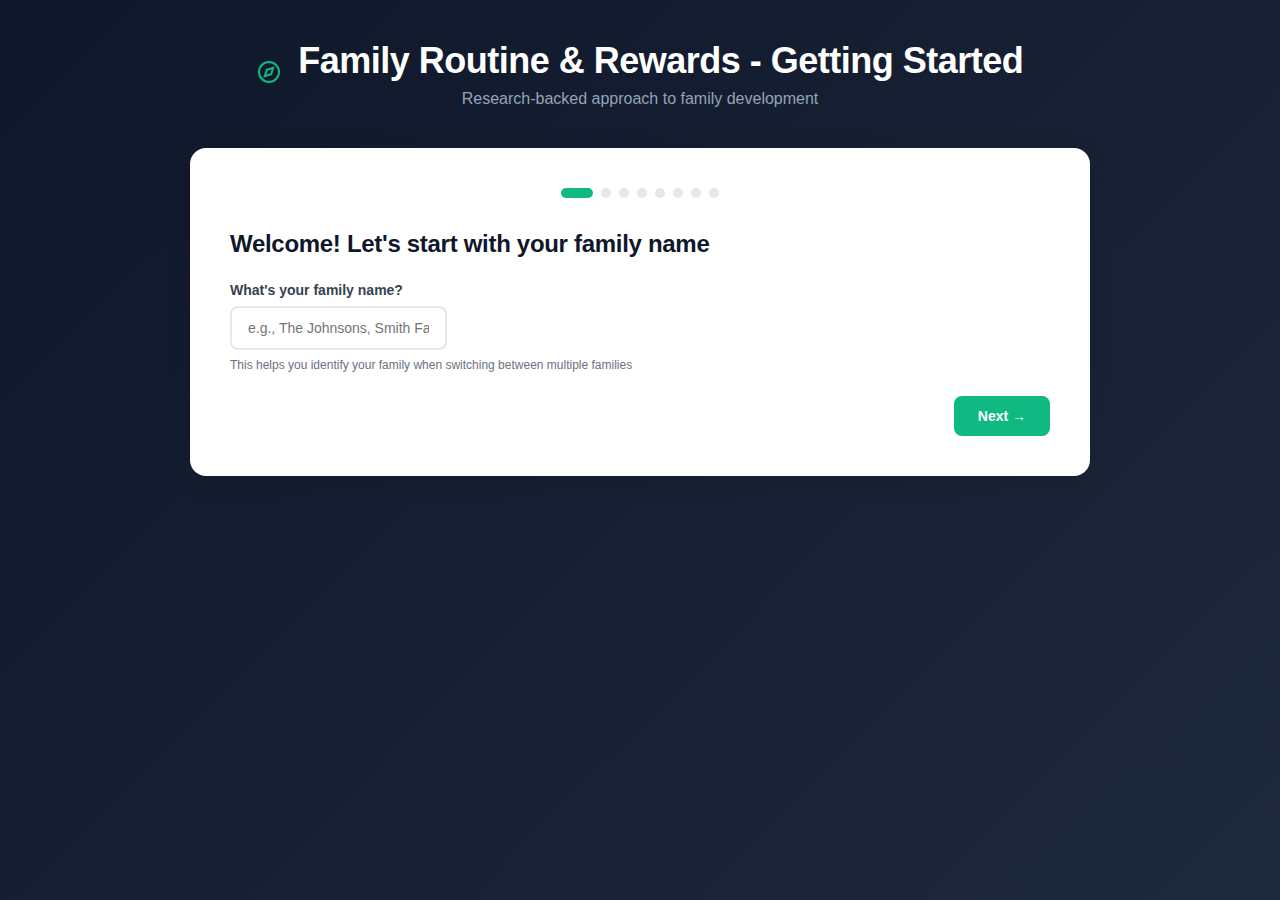
<file: compass-wizard.html>
<!DOCTYPE html>
<html lang="en">
<head>
    <meta charset="UTF-8">
    <meta name="viewport" content="width=device-width, initial-scale=1.0">
    <title>Compass Family Setup - Getting Started</title>
        <style>
        * {
            margin: 0;
            padding: 0;
            box-sizing: border-box;
        }

        body {
            font-family: -apple-system, BlinkMacSystemFont, 'Segoe UI', Roboto, 'Helvetica Neue', Arial, sans-serif;
            background: linear-gradient(135deg, #0f172a 0%, #1e293b 100%);
            min-height: 100vh;
            padding: 40px 20px;
        }

        .container {
            max-width: 900px;
            margin: 0 auto;
        }

        .wizard-header {
            text-align: center;
            color: white;
            margin-bottom: 40px;
        }

        .wizard-header h1 {
            font-size: 36px;
            margin-bottom: 8px;
            font-weight: 700;
            letter-spacing: -0.5px;
        }

        .wizard-header p {
            font-size: 16px;
            color: #94a3b8;
        }

        .card {
            background: white;
            border-radius: 16px;
            padding: 40px;
            box-shadow: 0 4px 24px rgba(0, 0, 0, 0.12);
            margin-bottom: 24px;
        }

        .section-title {
            font-size: 24px;
            font-weight: 700;
            color: #0f172a;
            margin-bottom: 24px;
            letter-spacing: -0.3px;
        }

        .step-indicator {
            display: flex;
            justify-content: center;
            gap: 8px;
            margin-bottom: 32px;
        }

        .step-dot {
            width: 10px;
            height: 10px;
            border-radius: 50%;
            background: #e5e7eb;
            transition: all 0.3s cubic-bezier(0.4, 0, 0.2, 1);
        }

        .step-dot.active {
            background: #10b981;
            width: 32px;
            border-radius: 5px;
        }

        .step-dot.completed {
            background: #059669;
        }

        input[type="text"],
        input[type="number"],
        input[type="time"],
        select,
        textarea {
            padding: 12px 16px;
            border: 2px solid #e5e7eb;
            border-radius: 8px;
            font-size: 14px;
            font-family: inherit;
            transition: border-color 0.2s cubic-bezier(0.4, 0, 0.2, 1);
        }

        input:focus, select:focus, textarea:focus {
            outline: none;
            border-color: #10b981;
        }

        textarea {
            resize: vertical;
            min-height: 80px;
        }

        .btn {
            padding: 12px 24px;
            border-radius: 8px;
            font-size: 14px;
            font-weight: 600;
            cursor: pointer;
            border: none;
            font-family: inherit;
            transition: all 0.2s cubic-bezier(0.4, 0, 0.2, 1);
        }

        .btn-primary {
            background: #10b981;
            color: white;
        }

        .btn-primary:hover {
            background: #059669;
            transform: translateY(-1px);
            box-shadow: 0 4px 12px rgba(16, 185, 129, 0.2);
        }

        .btn-secondary {
            background: #f3f4f6;
            color: #374151;
        }

        .btn-secondary:hover {
            background: #e5e7eb;
        }

        .btn-container {
            display: flex;
            gap: 12px;
            justify-content: flex-end;
            margin-top: 24px;
        }

        .values-grid {
            display: grid;
            grid-template-columns: repeat(auto-fill, minmax(140px, 1fr));
            gap: 12px;
        }

        .value-card {
            padding: 20px 16px;
            border: 2px solid #e5e7eb;
            border-radius: 12px;
            cursor: pointer;
            transition: all 0.2s cubic-bezier(0.4, 0, 0.2, 1);
            text-align: center;
            background: white;
        }

        .value-card:hover {
            border-color: #10b981;
            transform: translateY(-2px);
            box-shadow: 0 4px 12px rgba(16, 185, 129, 0.1);
        }

        .value-card.selected {
            border-color: #10b981;
            background: #d1fae5;
        }

        .value-icon {
            width: 32px;
            height: 32px;
            margin: 0 auto 12px;
            color: #10b981;
        }

        .value-name {
            font-size: 14px;
            font-weight: 600;
            color: #0f172a;
        }

        .question-card {
            background: #f9fafb;
            border: 1px solid #f1f5f9;
            border-radius: 12px;
            padding: 20px;
            margin-bottom: 16px;
        }

        .question-text {
            font-size: 15px;
            font-weight: 600;
            color: #0f172a;
            margin-bottom: 12px;
            display: flex;
            align-items: center;
            gap: 8px;
        }

        .question-help {
            font-size: 13px;
            color: #64748b;
            margin-bottom: 12px;
            line-height: 1.5;
        }

        .input-label {
            display: block;
            font-size: 14px;
            font-weight: 600;
            color: #374151;
            margin-bottom: 8px;
        }

        .options-grid {
            display: grid;
            gap: 8px;
        }

        .option-btn {
            padding: 12px 16px;
            background: white;
            border: 2px solid #e5e7eb;
            border-radius: 8px;
            text-align: left;
            cursor: pointer;
            font-size: 14px;
            transition: all 0.2s cubic-bezier(0.4, 0, 0.2, 1);
            font-family: inherit;
            color: #374151;
            width: 100%;
        }

        .option-btn:hover {
            border-color: #10b981;
            background: #f0fdf4;
        }

        .option-btn.selected {
            border-color: #10b981;
            background: #d1fae5;
            font-weight: 600;
            color: #065f46;
        }

        .framework-annotation {
            background: #fef3c7;
            border-left: 4px solid #f59e0b;
            padding: 16px;
            margin: 20px 0;
            border-radius: 8px;
            font-size: 13px;
        }

        .framework-annotation .title {
            font-weight: 600;
            color: #92400e;
            margin-bottom: 8px;
        }

        .framework-annotation .content {
            color: #78350f;
            line-height: 1.6;
        }

        .editable-section {
            background: white;
            border: 2px solid #e5e7eb;
            border-radius: 12px;
            padding: 24px;
            margin-bottom: 20px;
        }

        .editable-section h3 {
            font-size: 20px;
            color: #0f172a;
            margin-bottom: 16px;
            display: flex;
            align-items: center;
            gap: 8px;
        }

        .editable-section h4 {
            font-size: 16px;
            color: #10b981;
            margin: 20px 0 12px 0;
            font-weight: 600;
            display: flex;
            align-items: center;
            gap: 8px;
        }

        .editable-item {
            display: grid;
            grid-template-columns: 100px 1fr auto;
            gap: 12px;
            align-items: center;
            padding: 12px;
            background: #f9fafb;
            border-radius: 8px;
            margin-bottom: 8px;
        }

        .editable-item input {
            padding: 8px 12px;
            border: 1px solid #e5e7eb;
            border-radius: 6px;
            font-size: 13px;
        }

        .editable-item input:focus {
            border-color: #10b981;
            outline: none;
        }

        .member-badge {
            display: inline-block;
            padding: 6px 12px;
            background: #dbeafe;
            color: #1e40af;
            border-radius: 12px;
            font-size: 13px;
            font-weight: 600;
            margin-bottom: 12px;
        }

        .icon-sm {
            width: 20px;
            height: 20px;
            color: #10b981;
            flex-shrink: 0;
        }

        .icon-md {
            width: 24px;
            height: 24px;
            color: #10b981;
        }

        .logic-box {
            background: #eff6ff;
            border: 1px solid #bfdbfe;
            border-radius: 8px;
            padding: 12px 16px;
            margin-top: 16px;
            font-size: 13px;
            color: #1e40af;
            line-height: 1.5;
        }

        .logic-box .title {
            font-weight: 600;
            margin-bottom: 6px;
        }

        .member-grid {
            display: grid;
            grid-template-columns: 2fr 100px auto;
            gap: 12px;
            margin-bottom: 12px;
            align-items: end;
        }

        .text-input-large {
            width: 100%;
            padding: 12px 16px;
            border: 2px solid #e5e7eb;
            border-radius: 8px;
            font-size: 14px;
            font-family: inherit;
            resize: vertical;
            min-height: 80px;
        }

        .output-section {
            background: white;
            border-radius: 12px;
            padding: 24px;
            margin-bottom: 20px;
        }

        .output-section h3 {
            color: #0f172a;
            margin-bottom: 12px;
        }

        .output-section h4 {
            color: #10b981;
            margin-top: 20px;
            margin-bottom: 12px;
        }

        .focus-item {
            margin-left: 112px;
            font-size: 13px;
            color: #6366f1;
            margin-bottom: 8px;
            padding: 8px 12px;
            background: #eff6ff;
            border-radius: 6px;
            border-left: 3px solid #6366f1;
        }
    </style>
</head>
<body>
    <div class="container">
        <div class="wizard-header">
            <h1>
                <div class="icon-md" style="display: inline-block; vertical-align: middle; margin-right: 8px;">
                    <svg viewBox="0 0 24 24" fill="none" stroke="currentColor" stroke-width="2">
                        <circle cx="12" cy="12" r="10"/>
                        <polygon points="16.24 7.76 14.12 14.12 7.76 16.24 9.88 9.88 16.24 7.76"/>
                    </svg>
                </div>
                Family Routine & Rewards - Getting Started
            </h1>
            <p>Research-backed approach to family development</p>
        </div>

        <div class="card" id="wizardCard">
            <div class="step-indicator" id="stepIndicator"></div>
            <div id="wizardContent"></div>
            <div class="btn-container">
                <button class="btn btn-secondary" id="backBtn" onclick="goBack()" style="display: none;">← Back</button>
                <button class="btn btn-primary" id="nextBtn" onclick="goNext()">Next →</button>
            </div>
        </div>

        <div class="card" id="outputSection" style="display: none;">
            <div class="section-title">Generated Plan</div>
            <div id="outputContent"></div>
        </div>
    </div>

    <script>
        // ============================================
        // FRAMEWORK REFERENCES & ANNOTATIONS
        // ============================================
        const FRAMEWORKS = {
            responsibilities: {
                name: "Age-Appropriate Responsibilities Framework",
                sources: [
                    "Montessori Method (Maria Montessori) - Practical Life Skills",
                    "American Academy of Pediatrics (AAP) - Developmental Milestones",
                    "Executive Function Development (Adele Diamond, 2013)",
                    "Self-Determination Theory (Deci & Ryan, 1985) - Competence building"
                ],
                description: "Responsibilities are assigned based on cognitive development stages and executive function capacity. Complexity increases with age to build competence without overwhelming the child."
            },
            character: {
                name: "Social-Emotional Learning (SEL) Framework",
                sources: [
                    "CASEL Framework - 5 Core Competencies (Self-Awareness, Self-Management, Social Awareness, Relationship Skills, Responsible Decision-Making)",
                    "VIA Character Strengths (Peterson & Seligman, 2004)",
                    "Search Institute - 40 Developmental Assets",
                    "Emotional Regulation Development (Eisenberg & Spinrad, 2004)"
                ],
                description: "Character development goals are based on research-backed social-emotional competencies appropriate for each developmental stage."
            },
            motivation: {
                name: "Intrinsic Motivation Framework",
                sources: [
                    "Self-Determination Theory (Deci & Ryan, 1985) - Autonomy, Competence, Relatedness",
                    "Growth Mindset (Carol Dweck, 2006)",
                    "Process Praise vs. Person Praise (Dweck, 2007)"
                ],
                description: "Questions designed to understand what drives the child internally vs. externally, helping build intrinsic motivation."
            },
            routine: {
                name: "Executive Function & Routine Development",
                sources: [
                    "Executive Function Development Timeline (Center on the Developing Child, Harvard)",
                    "Routine-Based Support (McWilliam, 2010)",
                    "Positive Behavior Support (Carr et al., 2002)"
                ],
                description: "Routines support executive function development by reducing cognitive load and building automaticity."
            }
        };

        // ============================================
        // STATE MANAGEMENT
        // ============================================
        const state = {
            currentStep: 0,
            familyName: '',
            members: [],
            values: [],
            answers: {},
            memberResponsibilities: {},
            memberCharacterGoals: {},
            activities: {} // Store activities by member ID
        };

        const editableData = {}; // For editable summary

        const STEPS = [
            { name: 'family_name', title: 'Family Name' },
            { name: 'members', title: 'Family Members' },
            { name: 'values', title: 'Family Values' },
            { name: 'routines', title: 'Routines' },
            { name: 'motivation', title: 'Motivation' },
            { name: 'responsibilities', title: 'Responsibilities' },
            { name: 'character', title: 'Character Goals' },
            { name: 'rewards', title: 'Rewards' }
        ];

        // ============================================
        // FAMILY VALUES
        // ============================================

        // ==========================================
        // SVG ICON LIBRARY - Monochrome Professional
        // ==========================================
        const ICONS = {
            // Family Values
            respect: '<svg viewBox="0 0 24 24" fill="none" stroke="currentColor" stroke-width="2"><path d="M16 21v-2a4 4 0 0 0-4-4H6a4 4 0 0 0-4 4v2"/><circle cx="9" cy="7" r="4"/><path d="M22 21v-2a4 4 0 0 0-3-3.87"/><path d="M16 3.13a4 4 0 0 1 0 7.75"/></svg>',
            kindness: '<svg viewBox="0 0 24 24" fill="none" stroke="currentColor" stroke-width="2"><path d="M20.84 4.61a5.5 5.5 0 0 0-7.78 0L12 5.67l-1.06-1.06a5.5 5.5 0 0 0-7.78 7.78l1.06 1.06L12 21.23l7.78-7.78 1.06-1.06a5.5 5.5 0 0 0 0-7.78z"/></svg>',
            honesty: '<svg viewBox="0 0 24 24" fill="none" stroke="currentColor" stroke-width="2"><polyline points="20 6 9 17 4 12"/></svg>',
            responsibility: '<svg viewBox="0 0 24 24" fill="none" stroke="currentColor" stroke-width="2"><path d="M22 11.08V12a10 10 0 1 1-5.93-9.14"/><polyline points="22 4 12 14.01 9 11.01"/></svg>',
            perseverance: '<svg viewBox="0 0 24 24" fill="none" stroke="currentColor" stroke-width="2"><circle cx="12" cy="8" r="7"/><polyline points="8.21 13.89 7 23 12 20 17 23 15.79 13.88"/></svg>',
            gratitude: '<svg viewBox="0 0 24 24" fill="none" stroke="currentColor" stroke-width="2"><polygon points="12 2 15.09 8.26 22 9.27 17 14.14 18.18 21.02 12 17.77 5.82 21.02 7 14.14 2 9.27 8.91 8.26 12 2"/></svg>',
            creativity: '<svg viewBox="0 0 24 24" fill="none" stroke="currentColor" stroke-width="2"><path d="M21.44 11.05l-9.19 9.19a6 6 0 0 1-8.49-8.49l9.19-9.19a4 4 0 0 1 5.66 5.66l-9.2 9.19a2 2 0 0 1-2.83-2.83l8.49-8.48"/></svg>',
            faith: '<svg viewBox="0 0 24 24" fill="none" stroke="currentColor" stroke-width="2"><polygon points="12 2 2 7 12 12 22 7 12 2"/><polyline points="2 17 12 22 22 17"/><polyline points="2 12 12 17 22 12"/></svg>',
            learning: '<svg viewBox="0 0 24 24" fill="none" stroke="currentColor" stroke-width="2"><path d="M4 19.5A2.5 2.5 0 0 1 6.5 17H20"/><path d="M6.5 2H20v20H6.5A2.5 2.5 0 0 1 4 19.5v-15A2.5 2.5 0 0 1 6.5 2z"/></svg>',
            courage: '<svg viewBox="0 0 24 24" fill="none" stroke="currentColor" stroke-width="2"><polygon points="13 2 3 14 12 14 11 22 21 10 12 10 13 2"/></svg>',
            empathy: '<svg viewBox="0 0 24 24" fill="none" stroke="currentColor" stroke-width="2"><circle cx="12" cy="12" r="10"/><path d="M8 14s1.5 2 4 2 4-2 4-2"/><line x1="9" y1="9" x2="9.01" y2="9"/><line x1="15" y1="9" x2="15.01" y2="9"/></svg>',
            service: '<svg viewBox="0 0 24 24" fill="none" stroke="currentColor" stroke-width="2"><path d="M20 21v-2a4 4 0 0 0-4-4H8a4 4 0 0 0-4 4v2"/><circle cx="12" cy="7" r="4"/></svg>',
            
            // Routine Icons
            sun: '<svg viewBox="0 0 24 24" fill="none" stroke="currentColor" stroke-width="2"><circle cx="12" cy="12" r="5"/><line x1="12" y1="1" x2="12" y2="3"/><line x1="12" y1="21" x2="12" y2="23"/><line x1="4.22" y1="4.22" x2="5.64" y2="5.64"/><line x1="18.36" y1="18.36" x2="19.78" y2="19.78"/><line x1="1" y1="12" x2="3" y2="12"/><line x1="21" y1="12" x2="23" y2="12"/><line x1="4.22" y1="19.78" x2="5.64" y2="18.36"/><line x1="18.36" y1="5.64" x2="19.78" y2="4.22"/></svg>',
            home: '<svg viewBox="0 0 24 24" fill="none" stroke="currentColor" stroke-width="2"><path d="M3 9l9-7 9 7v11a2 2 0 0 1-2 2H5a2 2 0 0 1-2-2z"/><polyline points="9 22 9 12 15 12 15 22"/></svg>',
            book: '<svg viewBox="0 0 24 24" fill="none" stroke="currentColor" stroke-width="2"><path d="M4 19.5A2.5 2.5 0 0 1 6.5 17H20"/><path d="M6.5 2H20v20H6.5A2.5 2.5 0 0 1 4 19.5v-15A2.5 2.5 0 0 1 6.5 2z"/></svg>',
            coffee: '<svg viewBox="0 0 24 24" fill="none" stroke="currentColor" stroke-width="2"><path d="M18 8h1a4 4 0 0 1 0 8h-1"/><path d="M2 8h16v9a4 4 0 0 1-4 4H6a4 4 0 0 1-4-4V8z"/><line x1="6" y1="1" x2="6" y2="4"/><line x1="10" y1="1" x2="10" y2="4"/><line x1="14" y1="1" x2="14" y2="4"/></svg>',
            moon: '<svg viewBox="0 0 24 24" fill="none" stroke="currentColor" stroke-width="2"><path d="M21 12.79A9 9 0 1 1 11.21 3 7 7 0 0 0 21 12.79z"/></svg>',
            calendar: '<svg viewBox="0 0 24 24" fill="none" stroke="currentColor" stroke-width="2"><rect x="3" y="4" width="18" height="18" rx="2" ry="2"/><line x1="16" y1="2" x2="16" y2="6"/><line x1="8" y1="2" x2="8" y2="6"/><line x1="3" y1="10" x2="21" y2="10"/></svg>',
            smartphone: '<svg viewBox="0 0 24 24" fill="none" stroke="currentColor" stroke-width="2"><rect x="5" y="2" width="14" height="20" rx="2" ry="2"/><line x1="12" y1="18" x2="12.01" y2="18"/></svg>',
            droplet: '<svg viewBox="0 0 24 24" fill="none" stroke="currentColor" stroke-width="2"><path d="M12 2.69l5.66 5.66a8 8 0 1 1-11.31 0z"/></svg>',
            
            // Reward Icons
            gift: '<svg viewBox="0 0 24 24" fill="none" stroke="currentColor" stroke-width="2"><polyline points="20 12 20 22 4 22 4 12"/><rect x="2" y="7" width="20" height="5"/><line x1="12" y1="22" x2="12" y2="7"/><path d="M12 7H7.5a2.5 2.5 0 0 1 0-5C11 2 12 7 12 7z"/><path d="M12 7h4.5a2.5 2.5 0 0 0 0-5C13 2 12 7 12 7z"/></svg>',
            target: '<svg viewBox="0 0 24 24" fill="none" stroke="currentColor" stroke-width="2"><circle cx="12" cy="12" r="10"/><circle cx="12" cy="12" r="6"/><circle cx="12" cy="12" r="2"/></svg>',
            check: '<svg viewBox="0 0 24 24" fill="none" stroke="currentColor" stroke-width="2"><polyline points="20 6 9 17 4 12"/></svg>',
            users: '<svg viewBox="0 0 24 24" fill="none" stroke="currentColor" stroke-width="2"><path d="M17 21v-2a4 4 0 0 0-4-4H5a4 4 0 0 0-4 4v2"/><circle cx="9" cy="7" r="4"/><path d="M23 21v-2a4 4 0 0 0-3-3.87"/><path d="M16 3.13a4 4 0 0 1 0 7.75"/></svg>',
            activity: '<svg viewBox="0 0 24 24" fill="none" stroke="currentColor" stroke-width="2"><polyline points="22 12 18 12 15 21 9 3 6 12 2 12"/></svg>',
            
            // Brand Icon
            compass: '<svg viewBox="0 0 24 24" fill="none" stroke="currentColor" stroke-width="2"><circle cx="12" cy="12" r="10"/><polygon points="16.24 7.76 14.12 14.12 7.76 16.24 9.88 9.88 16.24 7.76"/></svg>'
        };

        function renderIcon(iconName, className = 'icon-md') {
            const icon = ICONS[iconName] || ICONS.check;
            return `<div class="${className}">${icon}</div>`;
        }

        const FAMILY_VALUES = [
            { id: 'respect', icon: 'respect', name: 'Respect' },
            { id: 'kindness', icon: 'kindness', name: 'Kindness' },
            { id: 'honesty', icon: 'honesty', name: 'Honesty' },
            { id: 'responsibility', icon: 'responsibility', name: 'Responsibility' },
            { id: 'perseverance', icon: 'perseverance', name: 'Perseverance' },
            { id: 'gratitude', icon: 'gratitude', name: 'Gratitude' },
            { id: 'creativity', icon: 'creativity', name: 'Creativity' },
            { id: 'faith', icon: 'faith', name: 'Faith' },
            { id: 'learning', icon: 'learning', name: 'Love of Learning' },
            { id: 'courage', icon: 'courage', name: 'Courage' },
            { id: 'empathy', icon: 'empathy', name: 'Empathy' },
            { id: 'service', icon: 'service', name: 'Service to Others' }
        ];

        // ============================================
        // INITIALIZATION
        // ============================================
        function init() {
            renderStep();
        }

        function renderStepIndicator() {
            const indicator = document.getElementById('stepIndicator');
            indicator.innerHTML = STEPS.map((step, idx) => 
                `<div class="step-dot ${idx === state.currentStep ? 'active' : ''} ${idx < state.currentStep ? 'completed' : ''}"></div>`
            ).join('');
        }

        function renderStep() {
            renderStepIndicator();
            const content = document.getElementById('wizardContent');
            const stepName = STEPS[state.currentStep].name;
            
            // Update back button visibility
            document.getElementById('backBtn').style.display = state.currentStep > 0 ? 'inline-block' : 'none';
            
            switch(stepName) {
                case 'family_name':
                    content.innerHTML = renderFamilyNameStep();
                    break;
                case 'members':
                    content.innerHTML = renderMembersStep();
                    break;
                case 'values':
                    content.innerHTML = renderValuesStep();
                    break;
                case 'routines':
                    content.innerHTML = renderRoutinesStep();
                    break;
                case 'motivation':
                    content.innerHTML = renderMotivationStep();
                    break;
                case 'responsibilities':
                    content.innerHTML = renderResponsibilitiesStep();
                    break;
                case 'character':
                    content.innerHTML = renderCharacterStep();
                    break;
                case 'rewards':
                    content.innerHTML = renderRewardsStep();
                    break;
            }
        }

        // ============================================
        // STEP 1: FAMILY NAME
        // ============================================
        function renderFamilyNameStep() {
            return `
                <div class="section-title">Welcome! Let's start with your family name</div>
                <div class="input-group">
                    <label class="input-label">What's your family name?</label>
                    <input type="text" id="familyName" value="${state.familyName}" 
                           placeholder="e.g., The Johnsons, Smith Family, or The Awesome Clan">
                    <div style="font-size: 12px; color: #6b7280; margin-top: 8px;">
                        This helps you identify your family when switching between multiple families
                    </div>
                </div>
            `;
        }

        // ============================================
        // STEP 2: FAMILY MEMBERS
        // ============================================
        function renderMembersStep() {
            let html = `
                <div class="section-title">Who's in your family?</div>
                <div class="framework-annotation">
                    <div class="title">📚 Why We Ask About Ages</div>
                    <div class="content">Age-based customization is informed by cognitive development stages (Piaget), executive function development timelines (Harvard Center on the Developing Child), and psychosocial development stages (Erikson). Different ages require different levels of complexity, support, and autonomy.</div>
                </div>
            `;

            if (state.members.length > 0) {
                html += '<div style="margin: 20px 0;">';
                state.members.forEach((member, idx) => {
                    html += `
                        <div style="padding: 12px; background: #f9fafb; border-radius: 8px; margin-bottom: 8px; display: flex; justify-content: space-between; align-items: center;">
                            <div>
                                <span style="font-weight: 600;">${member.name}</span>
                                <span style="color: #6b7280; margin-left: 12px;">Age ${member.age} • ${member.role}</span>
                            </div>
                            <button class="btn btn-secondary" style="padding: 8px 16px;" onclick="removeMember(${idx})">Remove</button>
                        </div>
                    `;
                });
                html += '</div>';
            }

            html += `
                <div class="member-grid">
                    <div>
                        <label class="input-label">Name</label>
                        <input type="text" id="memberName" placeholder="Enter name">
                    </div>
                    <div>
                        <label class="input-label">Age</label>
                        <input type="number" id="memberAge" min="3" max="100" placeholder="Age">
                    </div>
                    <div>
                        <label class="input-label">&nbsp;</label>
                        <button class="btn btn-primary" onclick="addMember()">Add Member</button>
                    </div>
                </div>
            `;

            return html;
        }

        function addMember() {
            const name = document.getElementById('memberName').value.trim();
            const age = parseInt(document.getElementById('memberAge').value);

            if (!name || !age) {
                alert('Please enter both name and age');
                return;
            }

            const role = age >= 18 ? 'adult' : 'child';
            state.members.push({ name, age, role, id: `member_${Date.now()}` });
            
            document.getElementById('memberName').value = '';
            document.getElementById('memberAge').value = '';
            
            renderStep();
        }

        function removeMember(idx) {
            state.members.splice(idx, 1);
            renderStep();
        }

        // ============================================
        // STEP 3: FAMILY VALUES
        // ============================================
        function renderValuesStep() {
            return `
                <div class="section-title">Choose Your Family Values</div>
                <p style="color: #6b7280; margin-bottom: 20px;">Select 3-5 values that are most important to your family. These will shape character goals.</p>
                
                <div class="framework-annotation">
                    <div class="title">📚 Values-Based Character Development</div>
                    <div class="content">Research shows that character development is most effective when anchored to family values (Character Education Partnership, 2008). This approach aligns with the VIA Character Strengths framework and ensures goals are meaningful and culturally relevant to your family.</div>
                </div>

                <div class="values-grid">
                    ${FAMILY_VALUES.map(value => `
                        <div class="value-card ${state.values.includes(value.id) ? 'selected' : ''}" 
                             onclick="toggleValue('${value.id}')">
                            ${renderIcon(value.icon, 'value-icon')}
                            <div class="value-name">${value.name}</div>
                        </div>
                    `).join('')}
                </div>
            `;
        }

        function toggleValue(valueId) {
            const idx = state.values.indexOf(valueId);
            if (idx > -1) {
                state.values.splice(idx, 1);
            } else {
                if (state.values.length < 5) {
                    state.values.push(valueId);
                } else {
                    alert('Please select no more than 5 values');
                    return;
                }
            }
            renderStep();
        }

        // ============================================
        // STEP 4: ROUTINES (Comprehensive Interview)
        // ============================================
        function renderRoutinesStep() {
            let html = `
                <div class="section-title">Daily Routines</div>
                <p style="color: #6b7280; margin-bottom: 20px;">Let's understand your current routines and what you'd like to improve.</p>
                
                <div class="framework-annotation">
                    <div class="title">📚 Executive Function & Routine Development Framework</div>
                    <div class="content">
                        <strong>Sources:</strong> Center on the Developing Child (Harvard), McWilliam's Routine-Based Support (2010), Positive Behavior Support (Carr et al., 2002)<br>
                        <strong>Framework:</strong> Routines support executive function development by reducing cognitive load, building working memory, and creating automaticity. Friction points in routines often indicate executive function challenges that need support. We ask about difficulty level AND what to change to create targeted support.<br>
                        <strong>Why Both Questions:</strong> Difficulty shows executive function capacity; change request shows where to focus support.
                    </div>
                </div>
            `;

            state.members.filter(m => m.role === 'child').forEach(member => {
                html += `<div style="background: #f9fafb; border-radius: 12px; padding: 20px; margin-bottom: 20px;">
                    <div class="member-badge">${member.name} (Age ${member.age})</div>`;

                html += renderRoutineQuestions(member);
                
                html += `</div>`;
            });

            return html;
        }

        function renderRoutineQuestions(member) {
            const age = member.age;
            let html = '';

            // === MORNING ROUTINE ===
            html += `<div class="question-card">
                <div class="question-text" style="color: #6366f1; font-size: 16px; margin-bottom: 16px;">${renderIcon('sun', 'icon-sm')} Morning Routine</div>
                
                <div style="margin-bottom: 12px;">
                    <label style="display: block; font-size: 13px; font-weight: 600; color: #374151; margin-bottom: 6px;">
                        What time does ${member.name} typically wake up on school days?
                    </label>
                    <input type="time" id="${member.id}_wake_time" value="${state.answers[`${member.id}_wake_time`] || ''}" 
                           onchange="saveAnswer('${member.id}_wake_time', this.value)"
                           style="padding: 8px 12px; border: 2px solid #e5e7eb; border-radius: 6px;">
                </div>

                <div style="margin-bottom: 12px;">
                    <label style="display: block; font-size: 13px; font-weight: 600; color: #374151; margin-bottom: 6px;">
                        How would you describe your morning routine?
                    </label>
                    <div class="question-help">Getting up, getting ready, breakfast, out the door</div>
                    <div class="options-grid">
                        ${['Smooth and peaceful - everyone gets ready on time', 'Some struggles - need occasional reminders', 'Stressful - lots of reminders and rushing', 'Chaotic - constant battles and running late'].map(opt => `
                            <button class="option-btn ${state.answers[`${member.id}_morning_difficulty`] === opt ? 'selected' : ''}"
                                    onclick="saveAnswer('${member.id}_morning_difficulty', '${opt}')">
                                ${opt}
                            </button>
                        `).join('')}
                    </div>
                </div>

                <div>
                    <label style="display: block; font-size: 13px; font-weight: 600; color: #374151; margin-bottom: 6px;">
                        What would you most like to change about mornings?
                    </label>
                    <div class="question-help">What specific behavior or situation causes the most friction?</div>
                    <textarea class="text-input-large" id="${member.id}_morning_change" 
                              placeholder="e.g., Getting dressed without arguing, waking up on time, eating breakfast..."
                              onchange="saveAnswer('${member.id}_morning_change', this.value)">${state.answers[`${member.id}_morning_change`] || ''}</textarea>
                </div>
            </div>`;

            // === AFTER SCHOOL (for school-age) ===
            if (age >= 5) {
                html += `<div class="question-card">
                    <div class="question-text" style="color: #6366f1; font-size: 16px; margin-bottom: 16px;">${renderIcon('home', 'icon-sm')} After School</div>
                    
                    <div style="margin-bottom: 12px;">
                        <label style="display: block; font-size: 13px; font-weight: 600; color: #374151; margin-bottom: 6px;">
                            What time does ${member.name} get home from school?
                        </label>
                        <input type="time" id="${member.id}_school_end" value="${state.answers[`${member.id}_school_end`] || ''}"
                               onchange="saveAnswer('${member.id}_school_end', this.value)"
                               style="padding: 8px 12px; border: 2px solid #e5e7eb; border-radius: 6px;">
                    </div>

                    <div style="margin-bottom: 12px;">
                        <label style="display: block; font-size: 13px; font-weight: 600; color: #374151; margin-bottom: 6px;">
                            How does the after-school transition go?
                        </label>
                        <div class="question-help">Coming home, snack, unwinding, transition to homework</div>
                        <div class="options-grid">
                            ${['Smooth - they decompress and transition easily', 'Some resistance - need help transitioning', 'Difficult - cranky, resistant, needs lots of support', 'Very challenging - meltdowns, complete shutdown'].map(opt => `
                                <button class="option-btn ${state.answers[`${member.id}_afterschool_difficulty`] === opt ? 'selected' : ''}"
                                        onclick="saveAnswer('${member.id}_afterschool_difficulty', '${opt}')">
                                    ${opt}
                                </button>
                            `).join('')}
                        </div>
                    </div>

                    <div>
                        <label style="display: block; font-size: 13px; font-weight: 600; color: #374151; margin-bottom: 6px;">
                            What would help the after-school time go better?
                        </label>
                        <textarea class="text-input-large" id="${member.id}_afterschool_change"
                                  placeholder="e.g., Following the routine, checking in calmly, eating snack without fuss..."
                                  onchange="saveAnswer('${member.id}_afterschool_change', this.value)">${state.answers[`${member.id}_afterschool_change`] || ''}</textarea>
                    </div>
                </div>`;
            }

            // === HOMEWORK (for ages 6+) ===
            if (age >= 6) {
                html += `<div class="question-card">
                    <div class="question-text" style="color: #6366f1; font-size: 16px; margin-bottom: 16px;">${renderIcon('book', 'icon-sm')} Homework Time</div>
                    
                    <div style="margin-bottom: 12px;">
                        <label style="display: block; font-size: 13px; font-weight: 600; color: #374151; margin-bottom: 6px;">
                            What time does ${member.name} typically do homework?
                        </label>
                        <input type="time" id="${member.id}_homework_time" value="${state.answers[`${member.id}_homework_time`] || ''}"
                               onchange="saveAnswer('${member.id}_homework_time', this.value)"
                               style="padding: 8px 12px; border: 2px solid #e5e7eb; border-radius: 6px;">
                    </div>

                    <div style="margin-bottom: 12px;">
                        <label style="display: block; font-size: 13px; font-weight: 600; color: #374151; margin-bottom: 6px;">
                            How does homework time usually go?
                        </label>
                        <div class="question-help">Starting, staying focused, completing assignments</div>
                        <div class="options-grid">
                            ${['Gets it done independently', 'Needs some reminders to start and stay focused', 'Requires constant supervision', 'Major battles - very stressful for everyone'].map(opt => `
                                <button class="option-btn ${state.answers[`${member.id}_homework_difficulty`] === opt ? 'selected' : ''}"
                                        onclick="saveAnswer('${member.id}_homework_difficulty', '${opt}')">
                                    ${opt}
                                </button>
                            `).join('')}
                        </div>
                    </div>

                    <div>
                        <label style="display: block; font-size: 13px; font-weight: 600; color: #374151; margin-bottom: 6px;">
                            What would help homework time go more smoothly?
                        </label>
                        <textarea class="text-input-large" id="${member.id}_homework_change"
                                  placeholder="e.g., Starting without being asked, working without distractions, asking for help appropriately..."
                                  onchange="saveAnswer('${member.id}_homework_change', this.value)">${state.answers[`${member.id}_homework_change`] || ''}</textarea>
                    </div>
                </div>`;
            }

            // === DINNER TIME ===
            html += `<div class="question-card">
                <div class="question-text" style="color: #6366f1; font-size: 16px; margin-bottom: 16px;">${renderIcon('coffee', 'icon-sm')} Dinner Time</div>
                
                <div style="margin-bottom: 12px;">
                    <label style="display: block; font-size: 13px; font-weight: 600; color: #374151; margin-bottom: 6px;">
                        What time is dinner on weekdays?
                    </label>
                    <input type="time" id="${member.id}_dinner_time" value="${state.answers[`${member.id}_dinner_time`] || ''}"
                           onchange="saveAnswer('${member.id}_dinner_time', this.value)"
                           style="padding: 8px 12px; border: 2px solid #e5e7eb; border-radius: 6px;">
                </div>

                <div style="margin-bottom: 12px;">
                    <label style="display: block; font-size: 13px; font-weight: 600; color: #374151; margin-bottom: 6px;">
                        How does dinner time go?
                    </label>
                    <div class="question-help">Coming to table, staying seated, eating, conversation</div>
                    <div class="options-grid">
                        ${['Pleasant family time - everyone participates', 'Mostly good with minor issues', 'Challenging - frequent disruptions or complaints', 'Very difficult - battles about food, behavior, or participation'].map(opt => `
                            <button class="option-btn ${state.answers[`${member.id}_dinner_difficulty`] === opt ? 'selected' : ''}"
                                    onclick="saveAnswer('${member.id}_dinner_difficulty', '${opt}')">
                                ${opt}
                            </button>
                        `).join('')}
                    </div>
                </div>

                <div>
                    <label style="display: block; font-size: 13px; font-weight: 600; color: #374151; margin-bottom: 6px;">
                        What would improve dinner time?
                    </label>
                    <textarea class="text-input-large" id="${member.id}_dinner_change"
                              placeholder="e.g., Coming when called, trying new foods, staying at table, pleasant conversation..."
                              onchange="saveAnswer('${member.id}_dinner_change', this.value)">${state.answers[`${member.id}_dinner_change`] || ''}</textarea>
                </div>
            </div>`;

            // === BEDTIME ===
            html += `<div class="question-card">
                <div class="question-text" style="color: #6366f1; font-size: 16px; margin-bottom: 16px;">${renderIcon('moon', 'icon-sm')} Bedtime Routine</div>
                
                <div style="margin-bottom: 12px;">
                    <label style="display: block; font-size: 13px; font-weight: 600; color: #374151; margin-bottom: 6px;">
                        What is ${member.name}'s bedtime on school nights?
                    </label>
                    <input type="time" id="${member.id}_bedtime" value="${state.answers[`${member.id}_bedtime`] || ''}"
                           onchange="saveAnswer('${member.id}_bedtime', this.value)"
                           style="padding: 8px 12px; border: 2px solid #e5e7eb; border-radius: 6px;">
                </div>

                <div style="margin-bottom: 12px;">
                    <label style="display: block; font-size: 13px; font-weight: 600; color: #374151; margin-bottom: 6px;">
                        How does the bedtime routine go?
                    </label>
                    <div class="question-help">Winding down, getting ready, staying in bed, falling asleep</div>
                    <div class="options-grid">
                        ${['Peaceful and predictable', 'Minor resistance but manageable', 'Frequent delays and arguing', 'Nightly battles - very stressful'].map(opt => `
                            <button class="option-btn ${state.answers[`${member.id}_bedtime_difficulty`] === opt ? 'selected' : ''}"
                                    onclick="saveAnswer('${member.id}_bedtime_difficulty', '${opt}')">
                                ${opt}
                            </button>
                        `).join('')}
                    </div>
                </div>

                <div>
                    <label style="display: block; font-size: 13px; font-weight: 600; color: #374151; margin-bottom: 6px;">
                        What would you most like to change about bedtime?
                    </label>
                    <textarea class="text-input-large" id="${member.id}_bedtime_change"
                              placeholder="e.g., Going to bed on time, brushing teeth without reminding, staying in bed..."
                              onchange="saveAnswer('${member.id}_bedtime_change', this.value)">${state.answers[`${member.id}_bedtime_change`] || ''}</textarea>
                </div>
            </div>`;

            // === ACTIVITIES / EXTRACURRICULARS ===
            html += `<div class="question-card">
                <div class="question-text" style="color: #6366f1; font-size: 16px; margin-bottom: 16px;">${renderIcon('activity', 'icon-sm')} Activities & Extracurriculars</div>
                
                <div style="margin-bottom: 12px;">
                    <label style="display: block; font-size: 13px; font-weight: 600; color: #374151; margin-bottom: 6px;">
                        Does ${member.name} have regular activities (sports, clubs, lessons)?
                    </label>
                    <div style="display: grid; grid-template-columns: 1fr 1fr; gap: 8px;">
                        <button class="option-btn ${state.answers[`${member.id}_has_activities`] === 'yes' ? 'selected' : ''}"
                                onclick="saveAnswer('${member.id}_has_activities', 'yes'); renderStep();"
                                style="text-align: center;">
                            Yes
                        </button>
                        <button class="option-btn ${state.answers[`${member.id}_has_activities`] === 'no' ? 'selected' : ''}"
                                onclick="saveAnswer('${member.id}_has_activities', 'no'); renderStep();"
                                style="text-align: center;">
                            No
                        </button>
                    </div>
                </div>

                ${state.answers[`${member.id}_has_activities`] === 'yes' ? `
                    <div style="margin-bottom: 12px;">
                        <label style="display: block; font-size: 13px; font-weight: 600; color: #374151; margin-bottom: 6px;">
                            Add their activities:
                        </label>
                        <div id="activities_${member.id}"></div>
                        <button class="btn btn-secondary" style="padding: 8px 16px; margin-top: 8px;" onclick="addActivity('${member.id}')">
                            + Add Activity
                        </button>
                    </div>

                    <div style="margin-bottom: 12px;">
                        <label style="display: block; font-size: 13px; font-weight: 600; color: #374151; margin-bottom: 6px;">
                            How does getting ready for and attending activities go?
                        </label>
                        <div class="question-help">Getting equipment ready, leaving on time, participation</div>
                        <div class="options-grid">
                            ${['Great - excited, prepared, on time', 'Mostly good - occasional forgetfulness or resistance', 'Challenging - frequent battles about going or getting ready', 'Very difficult - major resistance or poor preparation'].map(opt => `
                                <button class="option-btn ${state.answers[`${member.id}_activities_difficulty`] === opt ? 'selected' : ''}"
                                        onclick="saveAnswer('${member.id}_activities_difficulty', '${opt}')">
                                    ${opt}
                                </button>
                            `).join('')}
                        </div>
                    </div>

                    <div>
                        <label style="display: block; font-size: 13px; font-weight: 600; color: #374151; margin-bottom: 6px;">
                            What would help activities go more smoothly?
                        </label>
                        <textarea class="text-input-large" id="${member.id}_activities_change"
                                  placeholder="e.g., Packing gear the night before, leaving on time, positive attitude..."
                                  onchange="saveAnswer('${member.id}_activities_change', this.value)">${state.answers[`${member.id}_activities_change`] || ''}</textarea>
                    </div>
                ` : ''}
            </div>`;

            // === SCREEN TIME ===
            html += `<div class="question-card">
                <div class="question-text" style="color: #6366f1; font-size: 16px; margin-bottom: 16px;">${renderIcon('smartphone', 'icon-sm')} Screen Time & Technology</div>
                
                <div style="margin-bottom: 12px;">
                    <label style="display: block; font-size: 13px; font-weight: 600; color: #374151; margin-bottom: 6px;">
                        Does ${member.name} have screen time (TV, games, devices)?
                    </label>
                    <div style="display: grid; grid-template-columns: 1fr 1fr; gap: 8px;">
                        <button class="option-btn ${state.answers[`${member.id}_screen_time_exists`] === 'yes' ? 'selected' : ''}"
                                onclick="saveAnswer('${member.id}_screen_time_exists', 'yes'); renderStep();"
                                style="text-align: center;">
                            Yes
                        </button>
                        <button class="option-btn ${state.answers[`${member.id}_screen_time_exists`] === 'no' ? 'selected' : ''}"
                                onclick="saveAnswer('${member.id}_screen_time_exists', 'no'); renderStep();"
                                style="text-align: center;">
                            No
                        </button>
                    </div>
                </div>

                ${state.answers[`${member.id}_screen_time_exists`] === 'yes' ? `
                    <div style="margin-bottom: 12px;">
                        <label style="display: block; font-size: 13px; font-weight: 600; color: #374151; margin-bottom: 6px;">
                            How does screen time go?
                        </label>
                        <div class="question-help">Following limits, turning off when asked, appropriate content</div>
                        <div class="options-grid">
                            ${['Respects limits and turns off when asked', 'Some reminders needed to follow rules', 'Frequent battles about limits or turning off', 'Major conflicts - very difficult to manage'].map(opt => `
                                <button class="option-btn ${state.answers[`${member.id}_screen_time_difficulty`] === opt ? 'selected' : ''}"
                                        onclick="saveAnswer('${member.id}_screen_time_difficulty', '${opt}')">
                                    ${opt}
                                </button>
                            `).join('')}
                        </div>
                    </div>

                    <div>
                        <label style="display: block; font-size: 13px; font-weight: 600; color: #374151; margin-bottom: 6px;">
                            What would help screen time go better?
                        </label>
                        <textarea class="text-input-large" id="${member.id}_screen_time_change"
                                  placeholder="e.g., Following time limits, turning off without arguing, earning screen time..."
                                  onchange="saveAnswer('${member.id}_screen_time_change', this.value)">${state.answers[`${member.id}_screen_time_change`] || ''}</textarea>
                    </div>
                ` : ''}
            </div>`;

            // === BATH/SHOWER ===
            html += `<div class="question-card">
                <div class="question-text" style="color: #6366f1; font-size: 16px; margin-bottom: 16px;">${renderIcon('droplet', 'icon-sm')} Bath/Shower Routine</div>
                
                <div style="margin-bottom: 12px;">
                    <label style="display: block; font-size: 13px; font-weight: 600; color: #374151; margin-bottom: 6px;">
                        How often does ${member.name} bathe/shower?
                    </label>
                    <div class="options-grid">
                        ${['Daily', 'Every other day', '2-3 times per week', 'As needed/varies'].map(opt => `
                            <button class="option-btn ${state.answers[`${member.id}_bath_frequency`] === opt ? 'selected' : ''}"
                                    onclick="saveAnswer('${member.id}_bath_frequency', '${opt}')">
                                ${opt}
                            </button>
                        `).join('')}
                    </div>
                </div>

                <div style="margin-bottom: 12px;">
                    <label style="display: block; font-size: 13px; font-weight: 600; color: #374151; margin-bottom: 6px;">
                        How does bath/shower time go?
                    </label>
                    <div class="question-help">Getting in, washing properly, getting out on time</div>
                    <div class="options-grid">
                        ${['No issues - handles it independently', 'Some reminders needed', 'Frequent battles - getting in or out', 'Major struggles - very resistant or prolonged'].map(opt => `
                            <button class="option-btn ${state.answers[`${member.id}_bath_difficulty`] === opt ? 'selected' : ''}"
                                    onclick="saveAnswer('${member.id}_bath_difficulty', '${opt}')">
                                ${opt}
                            </button>
                        `).join('')}
                    </div>
                </div>

                <div>
                    <label style="display: block; font-size: 13px; font-weight: 600; color: #374151; margin-bottom: 6px;">
                        What would help bath/shower time go better?
                    </label>
                    <textarea class="text-input-large" id="${member.id}_bath_change"
                              placeholder="e.g., Getting in without arguing, washing hair properly, getting out on time..."
                              onchange="saveAnswer('${member.id}_bath_change', this.value)">${state.answers[`${member.id}_bath_change`] || ''}</textarea>
                </div>
            </div>`;

            // === WEEKEND ROUTINE ===
            html += `<div class="question-card">
                <div class="question-text" style="color: #f59e0b; font-size: 16px; margin-bottom: 16px;">${renderIcon('calendar', 'icon-sm')} Weekend Routine</div>
                
                <div style="margin-bottom: 12px;">
                    <label style="display: block; font-size: 13px; font-weight: 600; color: #374151; margin-bottom: 6px;">
                        What time does ${member.name} typically wake up on weekends?
                    </label>
                    <input type="time" id="${member.id}_weekend_wake" value="${state.answers[`${member.id}_weekend_wake`] || ''}"
                           onchange="saveAnswer('${member.id}_weekend_wake', this.value)"
                           style="padding: 8px 12px; border: 2px solid #e5e7eb; border-radius: 6px;">
                </div>

                <div style="margin-bottom: 12px;">
                    <label style="display: block; font-size: 13px; font-weight: 600; color: #374151; margin-bottom: 6px;">
                        How structured are your weekends?
                    </label>
                    <div class="options-grid">
                        ${['Very structured - similar schedule to weekdays', 'Some structure - key routines but more flexible', 'Mostly flexible - go with the flow', 'Completely unstructured - no routine'].map(opt => `
                            <button class="option-btn ${state.answers[`${member.id}_weekend_structure`] === opt ? 'selected' : ''}"
                                    onclick="saveAnswer('${member.id}_weekend_structure', '${opt}')">
                                ${opt}
                            </button>
                        `).join('')}
                    </div>
                </div>

                <div style="margin-bottom: 12px;">
                    <label style="display: block; font-size: 13px; font-weight: 600; color: #374151; margin-bottom: 6px;">
                        What time is bedtime on weekend nights?
                    </label>
                    <input type="time" id="${member.id}_weekend_bedtime" value="${state.answers[`${member.id}_weekend_bedtime`] || ''}"
                           onchange="saveAnswer('${member.id}_weekend_bedtime', this.value)"
                           style="padding: 8px 12px; border: 2px solid #e5e7eb; border-radius: 6px;">
                </div>

                <div style="margin-bottom: 12px;">
                    <label style="display: block; font-size: 13px; font-weight: 600; color: #374151; margin-bottom: 6px;">
                        How do weekends typically go?
                    </label>
                    <div class="question-help">Overall family harmony, cooperation, behavior</div>
                    <div class="options-grid">
                        ${['Great - enjoyable family time', 'Mostly good with some challenges', 'Difficult - frequent conflicts', 'Very challenging - exhausting for everyone'].map(opt => `
                            <button class="option-btn ${state.answers[`${member.id}_weekend_difficulty`] === opt ? 'selected' : ''}"
                                    onclick="saveAnswer('${member.id}_weekend_difficulty', '${opt}')">
                                ${opt}
                            </button>
                        `).join('')}
                    </div>
                </div>

                <div>
                    <label style="display: block; font-size: 13px; font-weight: 600; color: #374151; margin-bottom: 6px;">
                        What would improve weekends?
                    </label>
                    <textarea class="text-input-large" id="${member.id}_weekend_change"
                              placeholder="e.g., Better cooperation with chores, less sibling conflict, following house rules..."
                              onchange="saveAnswer('${member.id}_weekend_change', this.value)">${state.answers[`${member.id}_weekend_change`] || ''}</textarea>
                </div>
            </div>`;

            // Render activities if they exist
            if (state.answers[`${member.id}_has_activities`] === 'yes') {
                setTimeout(() => renderActivities(member.id), 0);
            }

            return html;
        }

        // ============================================
        // STEP 5: MOTIVATION
        // ============================================
        function renderMotivationStep() {
            return `
                <div class="section-title">Understanding Motivation</div>
                <p style="color: #6b7280; margin-bottom: 20px;">These questions help us understand what motivates each child.</p>
                
                <div class="framework-annotation">
                    <div class="title">📚 Self-Determination Theory</div>
                    <div class="content">
                        <strong>Source:</strong> Deci & Ryan (1985), Growth Mindset (Dweck, 2006)<br>
                        <strong>Framework:</strong> These questions assess the three core needs for intrinsic motivation: Autonomy (choice and self-direction), Competence (mastery and success), and Relatedness (connection and belonging). Understanding these helps create reward systems that build internal rather than external motivation.
                    </div>
                </div>

                ${state.members.filter(m => m.role === 'child').map(member => renderMotivationQuestions(member)).join('')}
            `;
        }

        function renderMotivationQuestions(member) {
            const questions = [
                {
                    id: 'autonomy',
                    text: `How does ${member.name} respond to choices?`,
                    help: 'Autonomy - the need for self-direction',
                    options: [
                        'Loves making own decisions',
                        'Likes some choice but needs guidance',
                        'Prefers clear instructions',
                        'Gets overwhelmed by too many choices'
                    ]
                },
                {
                    id: 'competence',
                    text: `What motivates ${member.name} to try hard things?`,
                    help: 'Competence - the drive for mastery',
                    options: [
                        'Enjoys challenge for its own sake',
                        'Wants to get better at skills',
                        'Motivated by praise and recognition',
                        'Motivated by rewards or avoiding consequences'
                    ]
                },
                {
                    id: 'relatedness',
                    text: `What matters most to ${member.name}?`,
                    help: 'Relatedness - connection to others',
                    options: [
                        'Making parents/family proud',
                        'Being part of the team/family',
                        'Individual achievement',
                        'Fairness and following rules'
                    ]
                }
            ];

            return questions.map(q => `
                <div class="question-card">
                    <div class="member-badge">${member.name} (Age ${member.age})</div>
                    <div class="question-text">${q.text}</div>
                    <div class="question-help">${q.help}</div>
                    <div class="options-grid">
                        ${q.options.map((opt, idx) => `
                            <button class="option-btn ${state.answers[`${member.id}_${q.id}`] === opt ? 'selected' : ''}"
                                    onclick="saveAnswer('${member.id}_${q.id}', '${opt}')">
                                ${opt}
                            </button>
                        `).join('')}
                    </div>
                </div>
            `).join('');
        }

        // ============================================
        // STEP 6: RESPONSIBILITIES
        // ============================================
        function renderResponsibilitiesStep() {
            return `
                <div class="section-title">Age-Appropriate Responsibilities</div>
                <p style="color: #6b7280; margin-bottom: 20px;">We'll recommend responsibilities based on developmental stage and executive function capacity.</p>
                
                <div class="framework-annotation">
                    <div class="title">📚 Responsibility Development Framework</div>
                    <div class="content">
                        <strong>Sources:</strong> Montessori Practical Life Skills, AAP Developmental Milestones, Executive Function Development (Adele Diamond, 2013)<br>
                        <strong>Framework:</strong> Responsibilities build competence and self-efficacy when matched to developmental capacity. We use executive function development stages to determine:<br>
                        • <strong>Number:</strong> 3-4 for young children, 5-7 for middle childhood, 7-10 for teens<br>
                        • <strong>Complexity:</strong> Single-step (ages 3-7), multi-step (ages 8-11), planning required (ages 12+)<br>
                        • <strong>Independence:</strong> High support → Reminders → Full independence
                    </div>
                </div>

                ${state.members.filter(m => m.role === 'child').map(member => renderResponsibilityQuestions(member)).join('')}
            `;
        }

        function renderResponsibilityQuestions(member) {
            const questions = [
                {
                    id: 'current_chores',
                    text: `What responsibilities does ${member.name} currently have?`,
                    help: 'This helps us understand their current capacity',
                    options: [
                        'None or very few',
                        'A few simple tasks (making bed, putting dishes away)',
                        'Several routine tasks they do regularly',
                        'Many responsibilities, manages them well'
                    ]
                },
                {
                    id: 'completion',
                    text: `How does ${member.name} handle current responsibilities?`,
                    help: 'Executive function capacity indicator',
                    options: [
                        'Completes independently without reminders',
                        'Completes with occasional reminders',
                        'Needs frequent reminders and supervision',
                        'Struggles even with heavy support'
                    ]
                },
                {
                    id: 'new_responsibilities',
                    text: `Is ${member.name} ready for more responsibilities?`,
                    help: 'Competence building opportunity',
                    options: [
                        'Yes, ready for more complex tasks',
                        'Yes, ready for more tasks at current level',
                        'Not yet, still building current skills',
                        'Need to reduce current load first'
                    ]
                }
            ];

            return `
                <div style="background: #f9fafb; border-radius: 12px; padding: 20px; margin-bottom: 20px;">
                    <div class="member-badge">${member.name} (Age ${member.age})</div>
                    ${questions.map(q => `
                        <div class="question-card">
                            <div class="question-text">${q.text}</div>
                            <div class="question-help">${q.help}</div>
                            <div class="options-grid">
                                ${q.options.map((opt, idx) => `
                                    <button class="option-btn ${state.answers[`${member.id}_${q.id}`] === opt ? 'selected' : ''}"
                                            onclick="saveAnswer('${member.id}_${q.id}', '${opt}')">
                                        ${opt}
                                    </button>
                                `).join('')}
                            </div>
                        </div>
                    `).join('')}
                </div>
            `;
        }

        // ============================================
        // STEP 7: CHARACTER GOALS
        // ============================================
        function renderCharacterStep() {
            return `
                <div class="section-title">Character Development Goals</div>
                <p style="color: #6b7280; margin-bottom: 20px;">Based on your family values and each child's developmental stage, we'll create personalized character goals.</p>
                
                <div class="framework-annotation">
                    <div class="title">📚 Social-Emotional Learning (SEL) Framework</div>
                    <div class="content">
                        <strong>Sources:</strong> CASEL 5 Core Competencies, VIA Character Strengths (Peterson & Seligman), Search Institute 40 Developmental Assets, Emotional Regulation Development (Eisenberg & Spinrad)<br>
                        <strong>Framework:</strong> Character goals are organized into age-appropriate categories based on SEL competencies:<br>
                        • <strong>Ages 3-7:</strong> Emotional Regulation (60%), Daily Cooperation (40%)<br>
                        • <strong>Ages 8-11:</strong> Emotional Regulation (35%), Responsibility & Independence (35%), Social Skills (30%)<br>
                        • <strong>Ages 12-17:</strong> Self-Management (25%), Time Management (25%), Communication (25%), Personal Growth (25%)<br>
                        Goals are weighted and linked to your family values.
                    </div>
                </div>

                ${state.members.filter(m => m.role === 'child').map(member => renderCharacterQuestions(member)).join('')}
            `;
        }

        function renderCharacterQuestions(member) {
            const questions = [
                {
                    id: 'emotional_regulation',
                    text: `How does ${member.name} handle frustration or disappointment?`,
                    help: 'Emotional regulation - core SEL competency',
                    options: [
                        'Handles calmly, can self-regulate',
                        'Usually manages with some support',
                        'Often struggles, needs help regulating',
                        'Frequently has strong reactions'
                    ]
                },
                {
                    id: 'social_awareness',
                    text: `How does ${member.name} show awareness of others\' feelings?`,
                    help: 'Social awareness and empathy',
                    options: [
                        'Naturally empathetic and considerate',
                        'Shows empathy when prompted',
                        'Still developing awareness',
                        'Struggles to see others\' perspectives'
                    ]
                },
                {
                    id: 'self_management',
                    text: `How does ${member.name} manage impulses and follow through?`,
                    help: 'Self-management and responsible decision-making',
                    options: [
                        'Strong impulse control and follow-through',
                        'Usually manages well',
                        'Needs reminders to stay on track',
                        'Very impulsive, struggles with follow-through'
                    ]
                }
            ];

            return `
                <div style="background: #f9fafb; border-radius: 12px; padding: 20px; margin-bottom: 20px;">
                    <div class="member-badge">${member.name} (Age ${member.age})</div>
                    ${questions.map(q => `
                        <div class="question-card">
                            <div class="question-text">${q.text}</div>
                            <div class="question-help">${q.help}</div>
                            <div class="options-grid">
                                ${q.options.map((opt, idx) => `
                                    <button class="option-btn ${state.answers[`${member.id}_${q.id}`] === opt ? 'selected' : ''}"
                                            onclick="saveAnswer('${member.id}_${q.id}', '${opt}')">
                                        ${opt}
                                    </button>
                                `).join('')}
                            </div>
                        </div>
                    `).join('')}
                </div>
            `;
        }

        // ============================================
        // STEP 8: REWARDS
        // ============================================
        function renderRewardsStep() {
            return `
                <div class="section-title">Personalized Rewards</div>
                <p style="color: #6b7280; margin-bottom: 20px;">Based on each child's motivations, age, and your family values, we'll recommend rewards that build intrinsic motivation.</p>
                
                <div class="framework-annotation">
                    <div class="title">📚 Intrinsic Motivation & Reward Framework</div>
                    <div class="content">
                        <strong>Sources:</strong> Self-Determination Theory (Deci & Ryan, 1985), Growth Mindset (Dweck, 2006), Operant Conditioning Balance (Skinner, 1953)<br>
                        <strong>Framework:</strong> Effective rewards satisfy the three psychological needs (autonomy, competence, relatedness) identified in motivation assessment. We balance tangible rewards with privileges and experiences to avoid undermining intrinsic motivation.<br>
                        <strong>Key Principles:</strong>
                        <ul style="margin-top: 8px; margin-left: 20px;">
                            <li><strong>Autonomy-focused:</strong> Rewards that offer choice and control</li>
                            <li><strong>Competence-focused:</strong> Rewards that recognize mastery and growth</li>
                            <li><strong>Relatedness-focused:</strong> Rewards involving family connection</li>
                            <li><strong>Age-appropriate:</strong> Younger = tangible, Older = privileges/experiences</li>
                            <li><strong>Values-aligned:</strong> Rewards reflect chosen family values</li>
                        </ul>
                    </div>
                </div>

                ${state.members.filter(m => m.role === 'child').map(member => renderRewardsPreview(member)).join('')}

                <div style="background: #eff6ff; border: 1px solid #bfdbfe; border-radius: 8px; padding: 16px; margin-top: 20px;">
                    <p style="font-size: 14px; color: #1e40af; margin: 0;">
                        💡 <strong>Note:</strong> These are recommended rewards based on research. You can customize the final list after the wizard completes. The goal is to create a reward economy that builds intrinsic motivation, not dependence on external rewards.
                    </p>
                </div>
            `;
        }

        function renderRewardsPreview(member) {
            const rewards = generateRewards(member);
            
            return `
                <div style="background: #f9fafb; border-radius: 12px; padding: 20px; margin-bottom: 20px;">
                    <div class="member-badge">${member.name} (Age ${member.age})</div>
                    
                    <div style="display: grid; grid-template-columns: repeat(auto-fill, minmax(200px, 1fr)); gap: 12px; margin-top: 12px;">
                        ${rewards.slice(0, 6).map(reward => `
                            <div style="background: white; border: 2px solid #e5e7eb; border-radius: 8px; padding: 12px;">
                                ${renderIcon('gift', 'icon-md')}
                                <div style="font-weight: 600; font-size: 14px; color: #1f2937; margin-bottom: 4px;">${reward.name}</div>
                                <div style="font-size: 12px; color: #6b7280; margin-bottom: 4px;">${reward.points} points</div>
                                <div style="font-size: 11px; color: #9ca3af;">${reward.motivation}</div>
                            </div>
                        `).join('')}
                    </div>
                    
                    <div style="margin-top: 12px; font-size: 13px; color: #6b7280;">
                        ...and ${rewards.length - 6} more rewards (${rewards.length} total)
                    </div>
                    
                    <div class="logic-box" style="margin-top: 12px;">
                        <div class="title">💡 Personalization Logic</div>
                        ${rewards[0].logic}
                    </div>
                </div>
            `;
        }

        // ============================================
        // GENERATION LOGIC
        // ============================================
        function generateResponsibilities(member) {
            const age = member.age;
            const currentChores = state.answers[`${member.id}_current_chores`];
            const completion = state.answers[`${member.id}_completion`];
            const readiness = state.answers[`${member.id}_new_responsibilities`];

            // Determine number and complexity based on age and capacity
            let count, complexity, support;

            if (age <= 7) {
                count = 3;
                complexity = 'single-step';
                support = 'high';
            } else if (age <= 11) {
                count = 5;
                complexity = 'multi-step';
                support = 'moderate';
            } else {
                count = 7;
                complexity = 'planning-required';
                support = 'minimal';
            }

            // Adjust based on current capacity
            if (completion?.includes('Struggles')) {
                count = Math.max(2, count - 2);
                support = 'high';
            } else if (completion?.includes('frequent reminders')) {
                count = Math.max(3, count - 1);
            } else if (completion?.includes('independently')) {
                count = Math.min(10, count + 1);
            }

            const responsibilities = generateResponsibilitiesList(age, count, complexity);

            // ===================================
            // SERVICE-BASED RESPONSIBILITIES (Added based on family values)
            // ===================================
            if (state.values.includes('service') || state.values.includes('kindness')) {
                if (age <= 7) {
                    responsibilities.push("Help with family kindness project");
                } else if (age <= 11) {
                    responsibilities.push("Participate in family service activity");
                } else {
                    responsibilities.push("Complete community service project (monthly)");
                }
            }

            return {
                count,
                complexity,
                support,
                responsibilities,
                logic: `Based on age ${age}, current capacity (${completion}), and readiness (${readiness}). Using ${FRAMEWORKS.responsibilities.name}.`
            };
        }

        function generateResponsibilitiesList(age, count, complexity) {
            const responsibilities = {
                young: [
                    'Make bed each morning',
                    'Put dirty clothes in hamper',
                    'Clear own dishes after meals',
                    'Put away toys after playing',
                    'Feed pet with supervision',
                    'Water plants with help'
                ],
                middle: [
                    'Make bed and tidy room daily',
                    'Set and clear table for meals',
                    'Take out trash',
                    'Load/unload dishwasher',
                    'Care for pets independently',
                    'Fold and put away own laundry',
                    'Pack own lunch with guidance'
                ],
                teen: [
                    'Manage personal space completely',
                    'Do own laundry start to finish',
                    'Prepare simple meals',
                    'Manage homework and schedule',
                    'Care for siblings occasionally',
                    'Contribute to family meal planning',
                    'Help with yard work or home maintenance',
                    'Manage own morning routine',
                    'Clean bathroom weekly'
                ]
            };

            let pool;
            if (age <= 7) pool = responsibilities.young;
            else if (age <= 11) pool = responsibilities.middle;
            else pool = responsibilities.teen;

            return pool.slice(0, count);
        }

        function generateCharacterGoals(member) {
            const age = member.age;
            const emotionalReg = state.answers[`${member.id}_emotional_regulation`];
            const socialAware = state.answers[`${member.id}_social_awareness`];
            const selfManage = state.answers[`${member.id}_self_management`];

            let categories = [];

            if (age <= 7) {
                categories = [
                    {
                        id: 'emotional_regulation',
                        category: 'Emotional Regulation',
                        weight: 0.6,
                        items: [
                            'Pause before reacting when upset',
                            'Use words to express feelings',
                            'Ask for help when overwhelmed'
                        ]
                    },
                    {
                        id: 'daily_cooperation',
                        category: 'Daily Cooperation',
                        weight: 0.4,
                        items: [
                            'Follow directions the first time',
                            'Share toys and take turns'
                        ]
                    }
                ];
            } else if (age <= 11) {
                categories = [
                    {
                        id: 'emotional_regulation',
                        category: 'Emotional Regulation',
                        weight: 0.35,
                        items: [
                            'Manage disappointment constructively',
                            'Take breaks when frustrated',
                            'Apologize when wrong'
                        ]
                    },
                    {
                        id: 'responsibility_independence',
                        category: 'Responsibility & Independence',
                        weight: 0.35,
                        items: [
                            'Complete tasks without reminders',
                            'Manage own belongings',
                            'Plan ahead for activities'
                        ]
                    },
                    {
                        id: 'social_skills',
                        category: 'Social Skills',
                        weight: 0.3,
                        items: [
                            'Show empathy to family members',
                            'Resolve conflicts peacefully'
                        ]
                    }
                ];
            } else {
                categories = [
                    {
                        id: 'self_management',
                        category: 'Self-Management',
                        weight: 0.25,
                        items: [
                            'Regulate emotions independently',
                            'Make responsible choices',
                            'Manage stress constructively'
                        ]
                    },
                    {
                        id: 'time_management',
                        category: 'Time Management',
                        weight: 0.25,
                        items: [
                            'Plan and prioritize tasks',
                            'Meet deadlines consistently',
                            'Balance responsibilities'
                        ]
                    },
                    {
                        id: 'communication',
                        category: 'Communication',
                        weight: 0.25,
                        items: [
                            'Express needs clearly',
                            'Listen actively to others',
                            'Handle disagreements maturely'
                        ]
                    },
                    {
                        id: 'personal_growth',
                        category: 'Personal Growth',
                        weight: 0.25,
                        items: [
                            'Set personal goals',
                            'Learn from mistakes'
                        ]
                    }
                ];
            }

            // Link to family values
            const valueNames = state.values.map(v => FAMILY_VALUES.find(fv => fv.id === v)?.name).join(', ');

            return {
                categories,
                logic: `Based on age ${age} developmental stage, interview responses, and family values (${valueNames}). Using ${FRAMEWORKS.character.name}.`
            };
        }

        function generateRewards(member) {
            const age = member.age;
            const autonomy = state.answers[`${member.id}_autonomy`];
            const competence = state.answers[`${member.id}_competence`];
            const relatedness = state.answers[`${member.id}_relatedness`];
            
            // Determine motivation profile
            let motivationProfile = 'balanced';
            if (autonomy?.includes('Loves making own decisions')) motivationProfile = 'autonomy';
            else if (competence?.includes('Enjoys challenge') || competence?.includes('Wants to get better')) motivationProfile = 'competence';
            else if (relatedness?.includes('Making parents') || relatedness?.includes('Being part of')) motivationProfile = 'relatedness';

            const rewards = [];

            // ===================================
            // AGE-BASED REWARD CATEGORIES
            // ===================================
            
            // Determine point values based on age
            const pointRange = age <= 7 ? { small: 50, medium: 100, large: 200 } :
                              age <= 11 ? { small: 75, medium: 150, large: 300 } :
                              { small: 100, medium: 200, large: 400 };

            // ===================================
            // AUTONOMY REWARDS (Choice & Control)
            // ===================================
            if (motivationProfile === 'autonomy' || motivationProfile === 'balanced') {
                if (age <= 7) {
                    rewards.push(
                        { name: 'Pick dinner menu', points: pointRange.small, emoji: '🍽️', category: 'privileges', motivation: 'Autonomy: Choice' },
                        { name: 'Choose family game night', points: pointRange.small, emoji: '🎲', category: 'experiences', motivation: 'Autonomy: Choice' },
                        { name: 'Stay up 15 minutes late', points: pointRange.medium, emoji: '🌙', category: 'privileges', motivation: 'Autonomy: Control' },
                        { name: 'Pick movie for family', points: pointRange.medium, emoji: '🎬', category: 'experiences', motivation: 'Autonomy: Choice' }
                    );
                } else if (age <= 11) {
                    rewards.push(
                        { name: 'Choose weekend activity', points: pointRange.small, emoji: '🎯', category: 'privileges', motivation: 'Autonomy: Choice' },
                        { name: 'Plan own Saturday', points: pointRange.medium, emoji: '📅', category: 'privileges', motivation: 'Autonomy: Control' },
                        { name: 'Stay up 30 minutes late', points: pointRange.medium, emoji: '🌙', category: 'privileges', motivation: 'Autonomy: Control' },
                        { name: 'Device time (30 min extra)', points: pointRange.small, emoji: '📱', category: 'privileges', motivation: 'Autonomy: Control' }
                    );
                } else {
                    rewards.push(
                        { name: 'Weekend curfew extension', points: pointRange.medium, emoji: '🕐', category: 'privileges', motivation: 'Autonomy: Control' },
                        { name: 'Plan own evening', points: pointRange.small, emoji: '🎯', category: 'privileges', motivation: 'Autonomy: Choice' },
                        { name: 'Choose family outing', points: pointRange.medium, emoji: '🚗', category: 'experiences', motivation: 'Autonomy: Choice' },
                        { name: 'Device autonomy evening', points: pointRange.medium, emoji: '📱', category: 'privileges', motivation: 'Autonomy: Control' }
                    );
                }
            }

            // ===================================
            // COMPETENCE REWARDS (Mastery & Growth)
            // ===================================
            if (motivationProfile === 'competence' || motivationProfile === 'balanced') {
                if (age <= 7) {
                    rewards.push(
                        { name: 'Art supplies', points: pointRange.medium, emoji: '🎨', category: 'tangible', motivation: 'Competence: Skill-building' },
                        { name: 'New book', points: pointRange.small, emoji: '📚', category: 'tangible', motivation: 'Competence: Learning' },
                        { name: 'Help cook dinner', points: pointRange.small, emoji: '👨‍🍳', category: 'experiences', motivation: 'Competence: Mastery' },
                        { name: 'Build project with parent', points: pointRange.large, emoji: '🔨', category: 'experiences', motivation: 'Competence: Challenge' }
                    );
                } else if (age <= 11) {
                    rewards.push(
                        { name: 'Craft/hobby supplies', points: pointRange.medium, emoji: '🧰', category: 'tangible', motivation: 'Competence: Skill-building' },
                        { name: 'Book of choice', points: pointRange.small, emoji: '📖', category: 'tangible', motivation: 'Competence: Learning' },
                        { name: 'Cooking lesson', points: pointRange.medium, emoji: '👨‍🍳', category: 'experiences', motivation: 'Competence: Mastery' },
                        { name: 'Sports equipment', points: pointRange.large, emoji: '⚽', category: 'tangible', motivation: 'Competence: Challenge' },
                        { name: 'Music/lesson upgrade', points: pointRange.large, emoji: '🎵', category: 'experiences', motivation: 'Competence: Mastery' }
                    );
                } else {
                    rewards.push(
                        { name: 'Skill course/class', points: pointRange.large, emoji: '🎓', category: 'experiences', motivation: 'Competence: Learning' },
                        { name: 'Tech/hobby gear', points: pointRange.large, emoji: '🎮', category: 'tangible', motivation: 'Competence: Skill-building' },
                        { name: 'Workshop/seminar', points: pointRange.large, emoji: '🔧', category: 'experiences', motivation: 'Competence: Challenge' },
                        { name: 'Book series', points: pointRange.medium, emoji: '📚', category: 'tangible', motivation: 'Competence: Learning' }
                    );
                }
            }

            // ===================================
            // RELATEDNESS REWARDS (Connection & Belonging)
            // ===================================
            if (motivationProfile === 'relatedness' || motivationProfile === 'balanced') {
                if (age <= 7) {
                    rewards.push(
                        { name: 'Special time with parent', points: pointRange.medium, emoji: '💝', category: 'experiences', motivation: 'Relatedness: Connection' },
                        { name: 'Ice cream outing', points: pointRange.small, emoji: '🍦', category: 'experiences', motivation: 'Relatedness: Family time' },
                        { name: 'Park trip with family', points: pointRange.medium, emoji: '🏞️', category: 'experiences', motivation: 'Relatedness: Connection' },
                        { name: 'Sleepover with sibling', points: pointRange.medium, emoji: '🏕️', category: 'experiences', motivation: 'Relatedness: Belonging' }
                    );
                } else if (age <= 11) {
                    rewards.push(
                        { name: 'One-on-one time with parent', points: pointRange.medium, emoji: '☕', category: 'experiences', motivation: 'Relatedness: Connection' },
                        { name: 'Friend sleepover', points: pointRange.large, emoji: '🏠', category: 'experiences', motivation: 'Relatedness: Belonging' },
                        { name: 'Family game tournament', points: pointRange.medium, emoji: '🎮', category: 'experiences', motivation: 'Relatedness: Family time' },
                        { name: 'Restaurant choice outing', points: pointRange.large, emoji: '🍕', category: 'experiences', motivation: 'Relatedness: Connection' }
                    );
                } else {
                    rewards.push(
                        { name: 'Coffee date with parent', points: pointRange.medium, emoji: '☕', category: 'experiences', motivation: 'Relatedness: Connection' },
                        { name: 'Friend hangout (parent-approved)', points: pointRange.large, emoji: '🎉', category: 'experiences', motivation: 'Relatedness: Belonging' },
                        { name: 'Family outing of choice', points: pointRange.large, emoji: '🎭', category: 'experiences', motivation: 'Relatedness: Connection' },
                        { name: 'Host friends for dinner', points: pointRange.large, emoji: '🍽️', category: 'experiences', motivation: 'Relatedness: Belonging' }
                    );
                }
            }

            // ===================================
            // VALUES-ALIGNED REWARDS
            // ===================================
            state.values.forEach(valueId => {
                const value = FAMILY_VALUES.find(v => v.id === valueId);
                if (!value) return;

                switch(valueId) {
                    case 'kindness':
                        // Service items moved to responsibilities
                        break;
                    case 'creativity':
                        rewards.push(
                            { name: 'Art museum trip', points: pointRange.large, emoji: '🎨', category: 'experiences', motivation: `Value: ${value.name}` },
                            { name: 'Creative supplies', points: pointRange.medium, emoji: '✏️', category: 'tangible', motivation: `Value: ${value.name}` }
                        );
                        break;
                    case 'learning':
                        rewards.push(
                            { name: 'Educational outing', points: pointRange.large, emoji: '🏛️', category: 'experiences', motivation: `Value: ${value.name}` },
                            { name: 'Magazine subscription', points: pointRange.medium, emoji: '📰', category: 'tangible', motivation: `Value: ${value.name}` }
                        );
                        break;
                    case 'service':
                        // Service items moved to responsibilities
                        break;
                    case 'faith':
                        // Service items moved to responsibilities
                        break;
                    case 'perseverance':
                        rewards.push(
                            { name: 'Challenge activity', points: pointRange.large, emoji: '🏔️', category: 'experiences', motivation: `Value: ${value.name}` }
                        );
                        break;
                    case 'gratitude':
                        // Service items moved to responsibilities
                        break;
                }
            });

            // ===================================
            // UNIVERSAL REWARDS (All ages enjoy)
            // ===================================
            if (age <= 11) {
                rewards.push(
                    { name: 'Small toy', points: pointRange.small, emoji: '🧸', category: 'tangible', motivation: 'Universal: Tangible' },
                    { name: 'Movie night', points: pointRange.medium, emoji: '🎬', category: 'experiences', motivation: 'Universal: Entertainment' },
                    { name: 'Baking together', points: pointRange.medium, emoji: '🧁', category: 'experiences', motivation: 'Universal: Family activity' }
                );
            } else {
                rewards.push(
                    { name: 'Gift card', points: pointRange.large, emoji: '💳', category: 'tangible', motivation: 'Universal: Tangible' },
                    { name: 'Concert/event tickets', points: pointRange.large * 2, emoji: '🎟️', category: 'experiences', motivation: 'Universal: Entertainment' }
                );
            }


            
            // Deduplicate by name
            const uniqueRewards = [];
            const seenNames = new Set();
            rewards.forEach(r => {
                if (!seenNames.has(r.name)) {
                    seenNames.add(r.name);
                    uniqueRewards.push(r);
                }
            });

            const valueNames = state.values.map(v => FAMILY_VALUES.find(fv => fv.id === v)?.name).join(', ');
            const logic = `Personalized for age ${age}, motivation profile (${motivationProfile}), and family values (${valueNames}). 
            Balances tangible rewards (${age <= 7 ? '40%' : age <= 11 ? '30%' : '20%'}) with experiences and privileges to build intrinsic motivation. 
            Using Self-Determination Theory (Deci & Ryan, 1985) - rewards satisfy autonomy, competence, and relatedness needs.`;

            // Add logic to first reward
            if (uniqueRewards.length > 0) {
                uniqueRewards[0].logic = logic;
            }

            return uniqueRewards;
        }

        // ============================================
        // HELPER FUNCTIONS
        // ============================================
        function saveAnswer(key, value) {
            state.answers[key] = value;
            renderStep();
        }

        function addActivity(memberId) {
            if (!state.activities[memberId]) {
                state.activities[memberId] = [];
            }
            state.activities[memberId].push({ name: '', day: 'Monday', time: '' });
            renderActivities(memberId);
        }

        function removeActivity(memberId, index) {
            state.activities[memberId].splice(index, 1);
            renderActivities(memberId);
        }

        function updateActivity(memberId, index, field, value) {
            if (state.activities[memberId] && state.activities[memberId][index]) {
                state.activities[memberId][index][field] = value;
            }
        }

        function renderActivities(memberId) {
            const container = document.getElementById(`activities_${memberId}`);
            if (!container) return;

            const activities = state.activities[memberId] || [];
            
            container.innerHTML = activities.map((activity, idx) => `
                <div style="display: grid; grid-template-columns: 2fr 1fr 1fr auto; gap: 8px; margin-bottom: 8px; align-items: end;">
                    <input type="text" placeholder="Activity name (e.g., Soccer practice)" value="${activity.name}"
                           onchange="updateActivity('${memberId}', ${idx}, 'name', this.value)"
                           style="padding: 8px 12px; border: 2px solid #e5e7eb; border-radius: 6px; font-size: 13px;">
                    <select onchange="updateActivity('${memberId}', ${idx}, 'day', this.value)"
                            style="padding: 8px 12px; border: 2px solid #e5e7eb; border-radius: 6px; font-size: 13px; background: white;">
                        <option ${activity.day === 'Monday' ? 'selected' : ''}>Monday</option>
                        <option ${activity.day === 'Tuesday' ? 'selected' : ''}>Tuesday</option>
                        <option ${activity.day === 'Wednesday' ? 'selected' : ''}>Wednesday</option>
                        <option ${activity.day === 'Thursday' ? 'selected' : ''}>Thursday</option>
                        <option ${activity.day === 'Friday' ? 'selected' : ''}>Friday</option>
                        <option ${activity.day === 'Saturday' ? 'selected' : ''}>Saturday</option>
                        <option ${activity.day === 'Sunday' ? 'selected' : ''}>Sunday</option>
                    </select>
                    <input type="time" value="${activity.time}"
                           onchange="updateActivity('${memberId}', ${idx}, 'time', this.value)"
                           style="padding: 8px 12px; border: 2px solid #e5e7eb; border-radius: 6px; font-size: 13px;">
                    <button onclick="removeActivity('${memberId}', ${idx})" 
                            style="padding: 8px 12px; background: #fee2e2; color: #dc2626; border: none; border-radius: 6px; cursor: pointer; font-weight: 600;">
                        ✕
                    </button>
                </div>
            `).join('');
        }

        function goNext() {
            // Validation for each step
            const stepName = STEPS[state.currentStep].name;
            
            if (stepName === 'family_name') {
                const name = document.getElementById('familyName').value.trim();
                if (!name) {
                    alert('Please enter your family name');
                    return;
                }
                state.familyName = name;
            } else if (stepName === 'members') {
                if (state.members.length === 0) {
                    alert('Please add at least one family member');
                    return;
                }
            } else if (stepName === 'values') {
                if (state.values.length < 3) {
                    alert('Please select at least 3 family values');
                    return;
                }
            }

            // If this is the last step, generate output
            if (state.currentStep === STEPS.length - 1) {
                generateOutput();
                return;
            }

            state.currentStep++;
            renderStep();
            window.scrollTo({ top: 0, behavior: 'smooth' });
        }

        function goBack() {
            state.currentStep--;
            renderStep();
            window.scrollTo({ top: 0, behavior: 'smooth' });
        }

        function generateOutput() {
            let html = `<h2 style="margin-bottom: 24px;">📋 Personalized Family Plan</h2>`;
            
            html += `<div class="output-section">
                <h3>👨‍👩‍👧‍👦 Family: ${state.familyName}</h3>
                <p><strong>Family Values:</strong> ${state.values.map(v => FAMILY_VALUES.find(fv => fv.id === v)?.name).join(', ')}</p>
            </div>`;

            state.members.filter(m => m.role === 'child').forEach(member => {
                html += `<div class="output-section">
                    <h3>${member.name} (Age ${member.age})</h3>`;

                // === DAILY ROUTINE ===
                const routine = generateRoutine(member);
                
                // Weekday Routine
                if (routine.weekday.length > 0) {
                    html += `<h4 style="margin-top: 16px; color: #8b5cf6;">📅 Weekday Routine (${routine.weekday.length} time blocks)</h4>`;
                    html += `<ul>`;
                    routine.weekday.forEach(item => {
                        html += `<li><strong>${item.time} - ${item.name}</strong>`;
                        if (item.focus) {
                            html += `<br><span style="color: #6366f1; font-size: 13px;">🎯 Focus: ${item.focus}</span>`;
                        }
                        html += `</li>`;
                    });
                    html += `</ul>`;
                }

                // Weekend Routine
                if (routine.weekend.length > 0) {
                    html += `<h4 style="margin-top: 16px; color: #f59e0b;">🎉 Weekend Routine (${routine.weekend.length} time blocks)</h4>`;
                    html += `<ul>`;
                    routine.weekend.forEach(item => {
                        html += `<li><strong>${item.time} - ${item.name}</strong>`;
                        if (item.focus) {
                            html += `<br><span style="color: #d97706; font-size: 13px;">🎯 Focus: ${item.focus}</span>`;
                        }
                        html += `</li>`;
                    });
                    html += `</ul>`;
                }

                html += `<div class="logic-box">
                    <div class="title">💡 Logic</div>
                    ${routine.logic}
                </div>`;

                // === RESPONSIBILITIES ===
                const responsibilities = generateResponsibilities(member);
                html += `<h4 style="margin-top: 16px; color: #6366f1;">Responsibilities (${responsibilities.count} tasks)</h4>`;
                html += `<ul>`;
                responsibilities.responsibilities.forEach(r => {
                    html += `<li>${r}</li>`;
                });
                html += `</ul>`;
                html += `<div class="logic-box">
                    <div class="title">💡 Logic</div>
                    ${responsibilities.logic}
                </div>`;

                // === CHARACTER GOALS ===
                const characterGoals = generateCharacterGoals(member);
                html += `<h4 style="margin-top: 16px; color: #10b981;">Character Development Goals</h4>`;
                characterGoals.categories.forEach(cat => {
                    html += `<p style="margin-top: 12px;"><strong>${cat.category}</strong> (Weight: ${(cat.weight * 100).toFixed(0)}%)</p>`;
                    html += `<ul>`;
                    cat.items.forEach(item => {
                        html += `<li>${item}</li>`;
                    });
                    html += `</ul>`;
                });
                html += `<div class="logic-box">
                    <div class="title">💡 Logic</div>
                    ${characterGoals.logic}
                </div>`;

                // === REWARDS ===
                const rewards = generateRewards(member);
                html += `<h4 style="margin-top: 16px; color: #f59e0b;">🎁 Personalized Rewards (${rewards.length} total)</h4>`;
                html += `<div style="display: grid; grid-template-columns: repeat(auto-fill, minmax(180px, 1fr)); gap: 12px; margin-top: 12px;">`;
                rewards.forEach(reward => {
                    html += `
                        <div style="background: #fef3c7; border: 2px solid #fbbf24; border-radius: 8px; padding: 12px;">
                            ${renderIcon('gift', 'icon-md')}
                            <div style="font-weight: 600; font-size: 13px; color: #78350f; margin-bottom: 4px;">${reward.name}</div>
                            <div style="font-size: 12px; color: #92400e; margin-bottom: 4px;">${reward.points} points</div>
                            <div style="font-size: 10px; color: #b45309;">${reward.motivation}</div>
                        </div>
                    `;
                });
                html += `</div>`;
                html += `<div class="logic-box" style="margin-top: 12px;">
                    <div class="title">💡 Logic</div>
                    ${rewards[0]?.logic || 'Personalized rewards based on age, motivation, and family values.'}
                </div>`;

                html += `</div>`;
            });

            // Don't show old output, show editable summary instead
            renderEditableSummary();
        }

        function generateRoutine(member) {
            const age = member.age;
            const weekdayItems = [];
            const weekendItems = [];

            // WEEKDAY ROUTINES

            // Morning
            if (state.answers[`${member.id}_wake_time`]) {
                weekdayItems.push({
                    time: state.answers[`${member.id}_wake_time`],
                    name: 'Morning Routine',
                    focus: state.answers[`${member.id}_morning_change`] || null,
                    difficulty: state.answers[`${member.id}_morning_difficulty`]
                });
            }

            // After School
            if (age >= 5 && state.answers[`${member.id}_school_end`]) {
                weekdayItems.push({
                    time: state.answers[`${member.id}_school_end`],
                    name: 'After School',
                    focus: state.answers[`${member.id}_afterschool_change`] || null,
                    difficulty: state.answers[`${member.id}_afterschool_difficulty`]
                });
            }

            // Activities (weekday only)
            if (state.activities[member.id]) {
                state.activities[member.id].forEach(activity => {
                    if (activity.name && activity.time) {
                        const isWeekend = activity.day === 'Saturday' || activity.day === 'Sunday';
                        const target = isWeekend ? weekendItems : weekdayItems;
                        
                        target.push({
                            time: activity.time,
                            name: `${activity.name} (${activity.day})`,
                            focus: state.answers[`${member.id}_activities_change`] || null,
                            difficulty: state.answers[`${member.id}_activities_difficulty`],
                            isActivity: true
                        });
                    }
                });
            }

            // Homework
            if (age >= 6 && state.answers[`${member.id}_homework_time`]) {
                weekdayItems.push({
                    time: state.answers[`${member.id}_homework_time`],
                    name: 'Homework Time',
                    focus: state.answers[`${member.id}_homework_change`] || null,
                    difficulty: state.answers[`${member.id}_homework_difficulty`]
                });
            }

            // Screen Time (if applicable)
            if (state.answers[`${member.id}_screen_time_exists`] === 'yes') {
                weekdayItems.push({
                    time: 'Varies',
                    name: 'Screen Time',
                    focus: state.answers[`${member.id}_screen_time_change`] || null,
                    difficulty: state.answers[`${member.id}_screen_time_difficulty`]
                });
            }

            // Dinner
            if (state.answers[`${member.id}_dinner_time`]) {
                weekdayItems.push({
                    time: state.answers[`${member.id}_dinner_time`],
                    name: 'Dinner Time',
                    focus: state.answers[`${member.id}_dinner_change`] || null,
                    difficulty: state.answers[`${member.id}_dinner_difficulty`]
                });
            }

            // Bath/Shower
            if (state.answers[`${member.id}_bath_frequency`]) {
                const frequency = state.answers[`${member.id}_bath_frequency`];
                weekdayItems.push({
                    time: 'Evening',
                    name: `Bath/Shower (${frequency})`,
                    focus: state.answers[`${member.id}_bath_change`] || null,
                    difficulty: state.answers[`${member.id}_bath_difficulty`]
                });
            }

            // Bedtime
            if (state.answers[`${member.id}_bedtime`]) {
                weekdayItems.push({
                    time: state.answers[`${member.id}_bedtime`],
                    name: 'Bedtime Routine',
                    focus: state.answers[`${member.id}_bedtime_change`] || null,
                    difficulty: state.answers[`${member.id}_bedtime_difficulty`]
                });
            }

            // WEEKEND ROUTINES

            // Weekend Morning
            if (state.answers[`${member.id}_weekend_wake`]) {
                weekendItems.push({
                    time: state.answers[`${member.id}_weekend_wake`],
                    name: 'Weekend Morning',
                    focus: null,
                    difficulty: state.answers[`${member.id}_weekend_structure`]
                });
            }

            // Weekend Responsibilities
            if (state.answers[`${member.id}_weekend_difficulty`]) {
                weekendItems.push({
                    time: 'Throughout Day',
                    name: 'Weekend Responsibilities',
                    focus: state.answers[`${member.id}_weekend_change`] || null,
                    difficulty: state.answers[`${member.id}_weekend_difficulty`]
                });
            }

            // Weekend Bedtime
            if (state.answers[`${member.id}_weekend_bedtime`]) {
                weekendItems.push({
                    time: state.answers[`${member.id}_weekend_bedtime`],
                    name: 'Weekend Bedtime',
                    focus: null,
                    difficulty: state.answers[`${member.id}_weekend_structure`]
                });
            }

            // Sort by time
            weekdayItems.sort((a, b) => {
                if (a.time === 'Varies' || a.time === 'Evening') return 1;
                if (b.time === 'Varies' || b.time === 'Evening') return -1;
                return a.time.localeCompare(b.time);
            });

            weekendItems.sort((a, b) => {
                if (a.time === 'Throughout Day') return 1;
                if (b.time === 'Throughout Day') return -1;
                return a.time.localeCompare(b.time);
            });

            return {
                weekday: weekdayItems,
                weekend: weekendItems,
                logic: `Based on comprehensive routine interview covering weekday and weekend schedules. Each routine block includes specific times, difficulty assessment, and focus areas identified by parent. Using Executive Function Development Framework (Harvard) - routines reduce cognitive load and build automaticity. Activities integrated into appropriate day schedules.`
            };
        }

        // ==========================================
        // EDITABLE SUMMARY
        // ==========================================
        
        function renderEditableSummary() {
            // Populate editable data
            editableData.familyName = state.familyName;
            editableData.values = state.values;
            editableData.members = {};
            
            state.members.filter(m => m.role === 'child').forEach(member => {
                const routine = generateRoutine(member);
                const responsibilities = generateResponsibilities(member);
                const characterGoals = generateCharacterGoals(member);
                const rewards = generateRewards(member);
                
                editableData.members[member.id] = {
                    name: member.name,
                    age: member.age,
                    weekdayRoutine: routine.weekday,
                    weekendRoutine: routine.weekend,
                    responsibilities: responsibilities.responsibilities.map(r => ({ text: r, points: 10 })),
                    characterGoals: characterGoals.categories.flatMap(cat => 
                        cat.items.map(item => ({ text: item, category: cat.category, weight: cat.weight }))
                    ),
                    rewards: rewards
                };
            });
            
            // Render editable summary
            let html = `
                <div class="section-title">Your Personalized Family Plan</div>
                <p style="color: #64748b; margin-bottom: 24px;">Review and edit any details before completing setup. All fields are editable.</p>
            `;
            
            Object.entries(editableData.members).forEach(([memberId, data]) => {
                html += `
                    <div class="editable-section">
                        <h3>${renderIcon('users', 'icon-sm')} ${data.name} (Age ${data.age})</h3>`;
                
                // Weekday Routine
                if (data.weekdayRoutine && data.weekdayRoutine.length > 0) {
                    html += `<h4>${renderIcon('sun', 'icon-sm')} Weekday Routine</h4>`;
                    data.weekdayRoutine.forEach((item, idx) => {
                        html += `<div class="editable-item">
                            <input type="time" value="${item.time || ''}" 
                                   onchange="updateItem('${memberId}', 'weekdayRoutine', ${idx}, 'time', this.value)">
                            <input type="text" value="${item.name || ''}"
                                   onchange="updateItem('${memberId}', 'weekdayRoutine', ${idx}, 'name', this.value)">
                            <span>-</span>
                        </div>`;
                        if (item.focus) {
                            html += `<div class="focus-item">🎯 Focus: ${item.focus}</div>`;
                        }
                    });
                }
                
                // Weekend Routine
                if (data.weekendRoutine && data.weekendRoutine.length > 0) {
                    html += `<h4>${renderIcon('calendar', 'icon-sm')} Weekend Routine</h4>`;
                    data.weekendRoutine.forEach((item, idx) => {
                        html += `<div class="editable-item">
                            <input type="time" value="${item.time || ''}"
                                   onchange="updateItem('${memberId}', 'weekendRoutine', ${idx}, 'time', this.value)">
                            <input type="text" value="${item.name || ''}"
                                   onchange="updateItem('${memberId}', 'weekendRoutine', ${idx}, 'name', this.value)">
                            <span>-</span>
                        </div>`;
                    });
                }
                
                // Responsibilities
                html += `<h4>${renderIcon('check', 'icon-sm')} Responsibilities</h4>`;
                data.responsibilities.forEach((item, idx) => {
                    html += `<div class="editable-item">
                        <span></span>
                        <input type="text" value="${item.text}"
                               onchange="updateItem('${memberId}', 'responsibilities', ${idx}, 'text', this.value)">
                        <div>
                            <input type="number" value="${item.points}" style="width: 60px;"
                                   onchange="updateItem('${memberId}', 'responsibilities', ${idx}, 'points', this.value)"> pts
                        </div>
                    </div>`;
                });
                
                // Character Goals
                html += `<h4>${renderIcon('target', 'icon-sm')} Character Goals</h4>`;
                data.characterGoals.forEach((item, idx) => {
                    html += `<div class="editable-item">
                        <span></span>
                        <input type="text" value="${item.text}"
                               onchange="updateItem('${memberId}', 'characterGoals', ${idx}, 'text', this.value)">
                        <span style="font-size: 13px; color: #64748b;">${(item.weight * 100).toFixed(0)}%</span>
                    </div>`;
                });
                
                // Rewards
                html += `<h4>${renderIcon('gift', 'icon-sm')} Rewards</h4>`;
                data.rewards.forEach((item, idx) => {
                    html += `<div class="editable-item">
                        <span></span>
                        <input type="text" value="${item.name}"
                               onchange="updateItem('${memberId}', 'rewards', ${idx}, 'name', this.value)">
                        <div>
                            <input type="number" value="${item.points}" style="width: 60px;"
                                   onchange="updateItem('${memberId}', 'rewards', ${idx}, 'points', this.value)"> pts
                            <span style="font-size: 12px; color: #64748b; margin-left: 8px;">${item.category}</span>
                        </div>
                    </div>`;
                });
                
                html += `</div>`;
            });
            
            html += `
                <div class="btn-container">
                    <button class="btn btn-secondary" onclick="editPlan()">← Edit Plan</button>
                    <button class="btn btn-primary" onclick="exportData()">Complete Setup →</button>
                </div>
            `;
            
            document.getElementById('outputContent').innerHTML = html;
            document.getElementById('outputSection').style.display = 'block';
            document.getElementById('wizardCard').style.display = 'none';
        }

        function updateItem(memberId, section, index, field, value) {
            if (editableData.members[memberId] && editableData.members[memberId][section][index]) {
                editableData.members[memberId][section][index][field] = value;
            }
        }

        function editPlan() {
            document.getElementById('outputSection').style.display = 'none';
            document.getElementById('wizardCard').style.display = 'block';
            state.currentStep = STEPS.length - 1;
            renderStep();
        }

function exportData() {
    // Convert wizard data to dashboard schema
    const dashboardData = convertToDashboardSchema(editableData);
    
    console.log('📤 Sending data to dashboard...');
    console.log('Dashboard Schema:', JSON.stringify(dashboardData, null, 2));
    
    // Send to parent window (dashboard) via postMessage
    if (window.opener) {
        window.opener.postMessage({
            type: 'WIZARD_COMPLETE',
            data: dashboardData
        }, '*');
        
        console.log('✅ Data sent to dashboard');
        
        alert('✅ Setup Complete!\n\nYour family data has been sent to the dashboard.\n\nThis window will close in 2 seconds.');
        
        // Close wizard window after 2 seconds
        setTimeout(() => {
            window.close();
        }, 2000);
    } else {
        console.error('❌ No parent window found - cannot send data');
        alert('Error: Could not connect to dashboard. Please ensure you opened this wizard from the dashboard.');
    }
}
        
        function convertToDashboardSchema(wizardData) {
            const dashboardSchema = {
                familyName: wizardData.familyName,
                values: wizardData.values,
                children: [],
                data: {}
            };
            
            // Convert each member
            Object.entries(wizardData.members).forEach(([memberId, memberData]) => {
                const childId = `child_${Date.now()}_${Math.random().toString(36).substr(2, 9)}`;
                
                // Add to children array
                dashboardSchema.children.push(childId);
                
                // Convert to dashboard child format
                dashboardSchema.data[childId] = {
                    name: memberData.name,
                    photo: null,
                    colorPalette: 'purple', // Default, user can change
                    pointsBalance: 0,
                    pointsSpent: 0,
                    trackers: [],
                    days: {},
                    schedule: convertSchedule(memberData),
                    characterValues: convertCharacterValues(memberData),
                    weeklyChores: convertWeeklyChores(memberData),
                    rewards: convertRewards(memberData)
                };
            });
            
            return dashboardSchema;
        }
        
        function convertSchedule(memberData) {
            const schedule = [];
            let idCounter = 1;
            
            // Convert weekday routine
            if (memberData.weekdayRoutine) {
                memberData.weekdayRoutine.forEach(item => {
                    if (item.time && item.name) {
                        schedule.push({
                            id: idCounter++,
                            time: convertTo12Hour(item.time),
                            name: item.name,
                            tasks: item.focus ? [item.focus] : [],
                            days: [1, 2, 3, 4, 5] // Monday-Friday
                        });
                    }
                });
            }
            
            // Convert weekend routine
            if (memberData.weekendRoutine) {
                memberData.weekendRoutine.forEach(item => {
                    if (item.time && item.name) {
                        schedule.push({
                            id: idCounter++,
                            time: convertTo12Hour(item.time),
                            name: item.name,
                            tasks: item.focus ? [item.focus] : [],
                            days: [0, 6] // Sunday, Saturday
                        });
                    }
                });
            }
            
            return schedule;
        }
        
        function convertTo12Hour(time24) {
            if (!time24) return '';
            const [hours, minutes] = time24.split(':');
            const hour = parseInt(hours);
            const period = hour >= 12 ? 'pm' : 'am';
            const hour12 = hour % 12 || 12;
            return `${hour12}:${minutes}${period}`;
        }
        
        function convertCharacterValues(memberData) {
            if (!memberData.characterGoals || memberData.characterGoals.length === 0) {
                return [];
            }
            
            // Group goals by category
            const categoriesMap = {};
            memberData.characterGoals.forEach(goal => {
                if (!categoriesMap[goal.category]) {
                    categoriesMap[goal.category] = {
                        id: goal.category.toLowerCase().replace(/\s+/g, '_'),
                        category: goal.category,
                        weight: goal.weight,
                        items: []
                    };
                }
                categoriesMap[goal.category].items.push(goal.text);
            });
            
            return Object.values(categoriesMap);
        }
        
        function convertWeeklyChores(memberData) {
            if (!memberData.responsibilities || memberData.responsibilities.length === 0) {
                return [];
            }
            
            return memberData.responsibilities.map((resp, index) => ({
                id: `chore_${index + 1}`,
                name: resp.text,
                points: resp.points || 10
            }));
        }
        
        function convertRewards(memberData) {
            if (!memberData.rewards || memberData.rewards.length === 0) {
                return [];
            }
            
            return memberData.rewards.map((reward, index) => ({
                id: `reward_${index + 1}_${Date.now()}`,
                name: reward.name,
                cost: reward.points || 100,
                category: mapRewardCategory(reward.category)
            }));
        }
        
        function mapRewardCategory(wizardCategory) {
            // Map wizard categories to dashboard categories
            const categoryMap = {
                'Tangible': 'item',
                'Experience': 'experience',
                'Experiences': 'experience',
                'Privilege': 'privilege',
                'Privileges': 'privilege',
                'Family Connection': 'family-time',
                'Connection': 'quality-time'
            };
            
            return categoryMap[wizardCategory] || 'custom';
        }

        // Initialize on load
        window.onload = init;
    </script>
</body>
</html>
</file>
